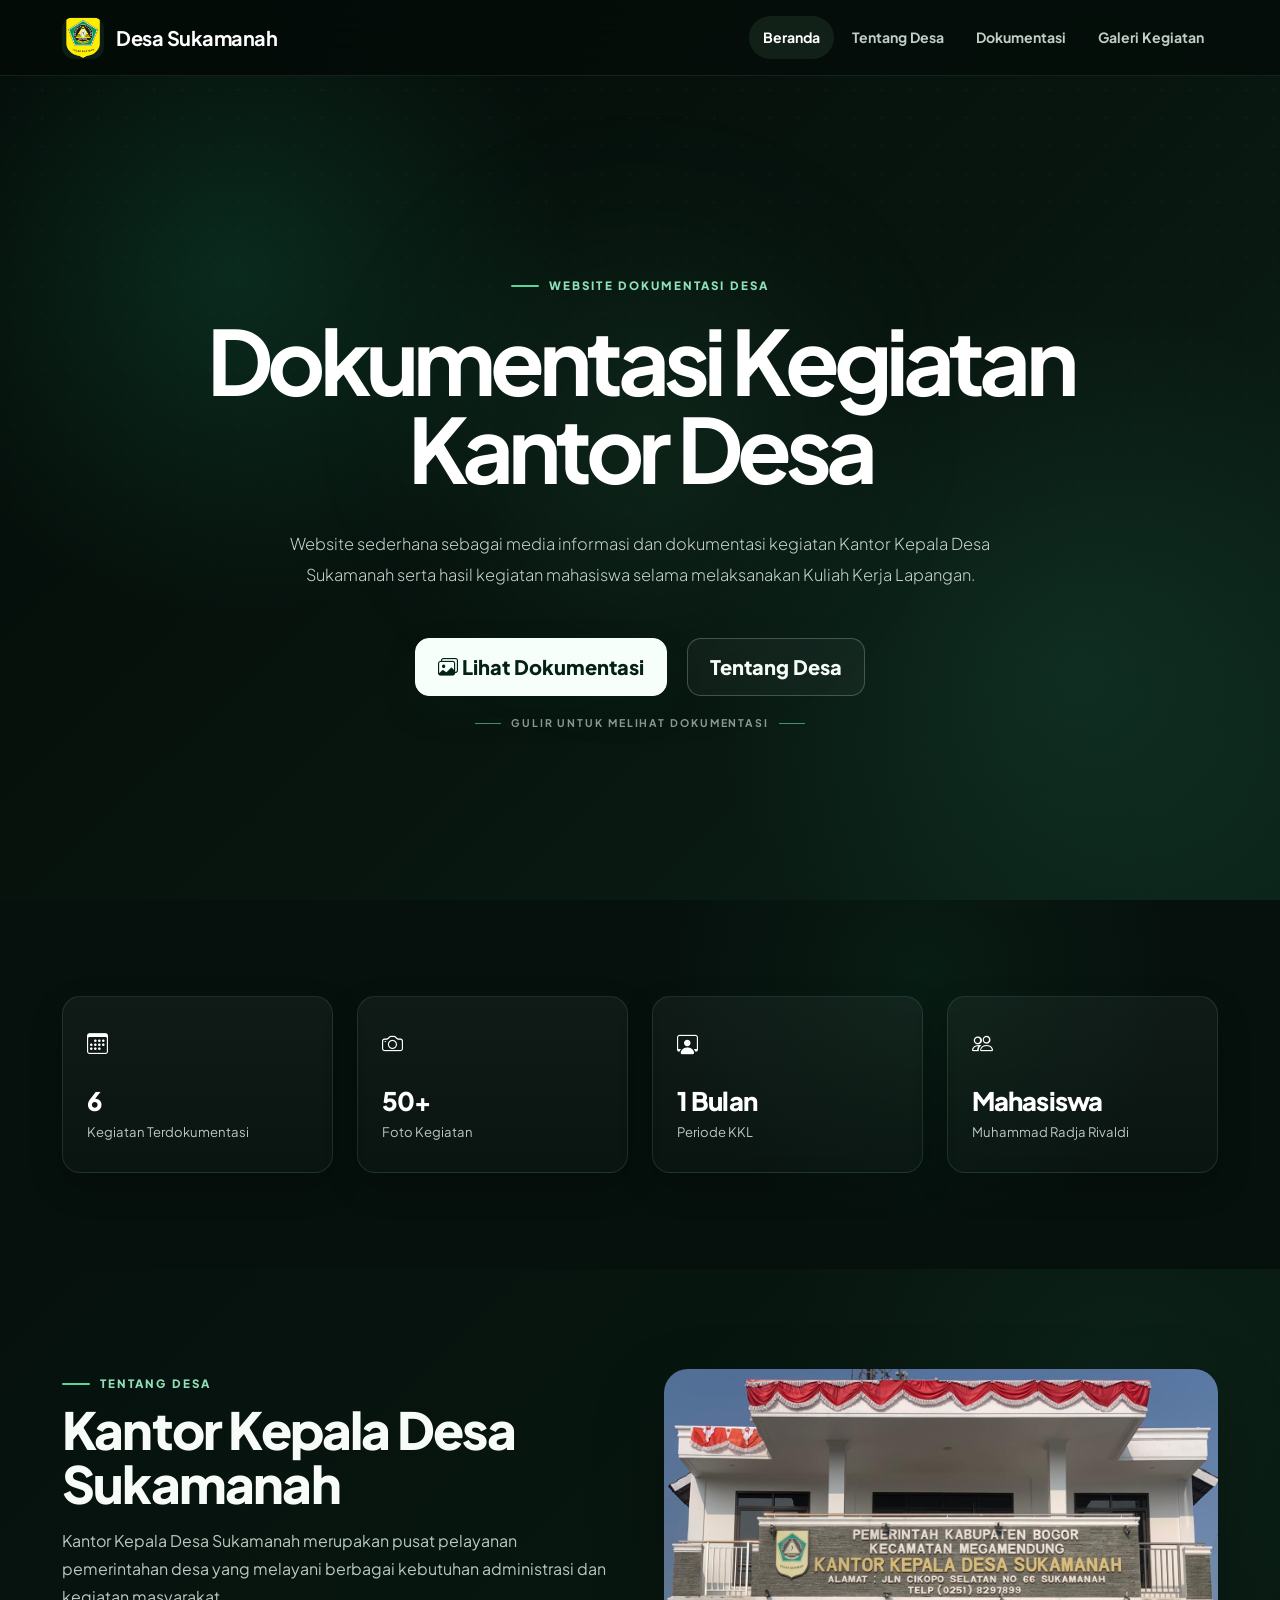
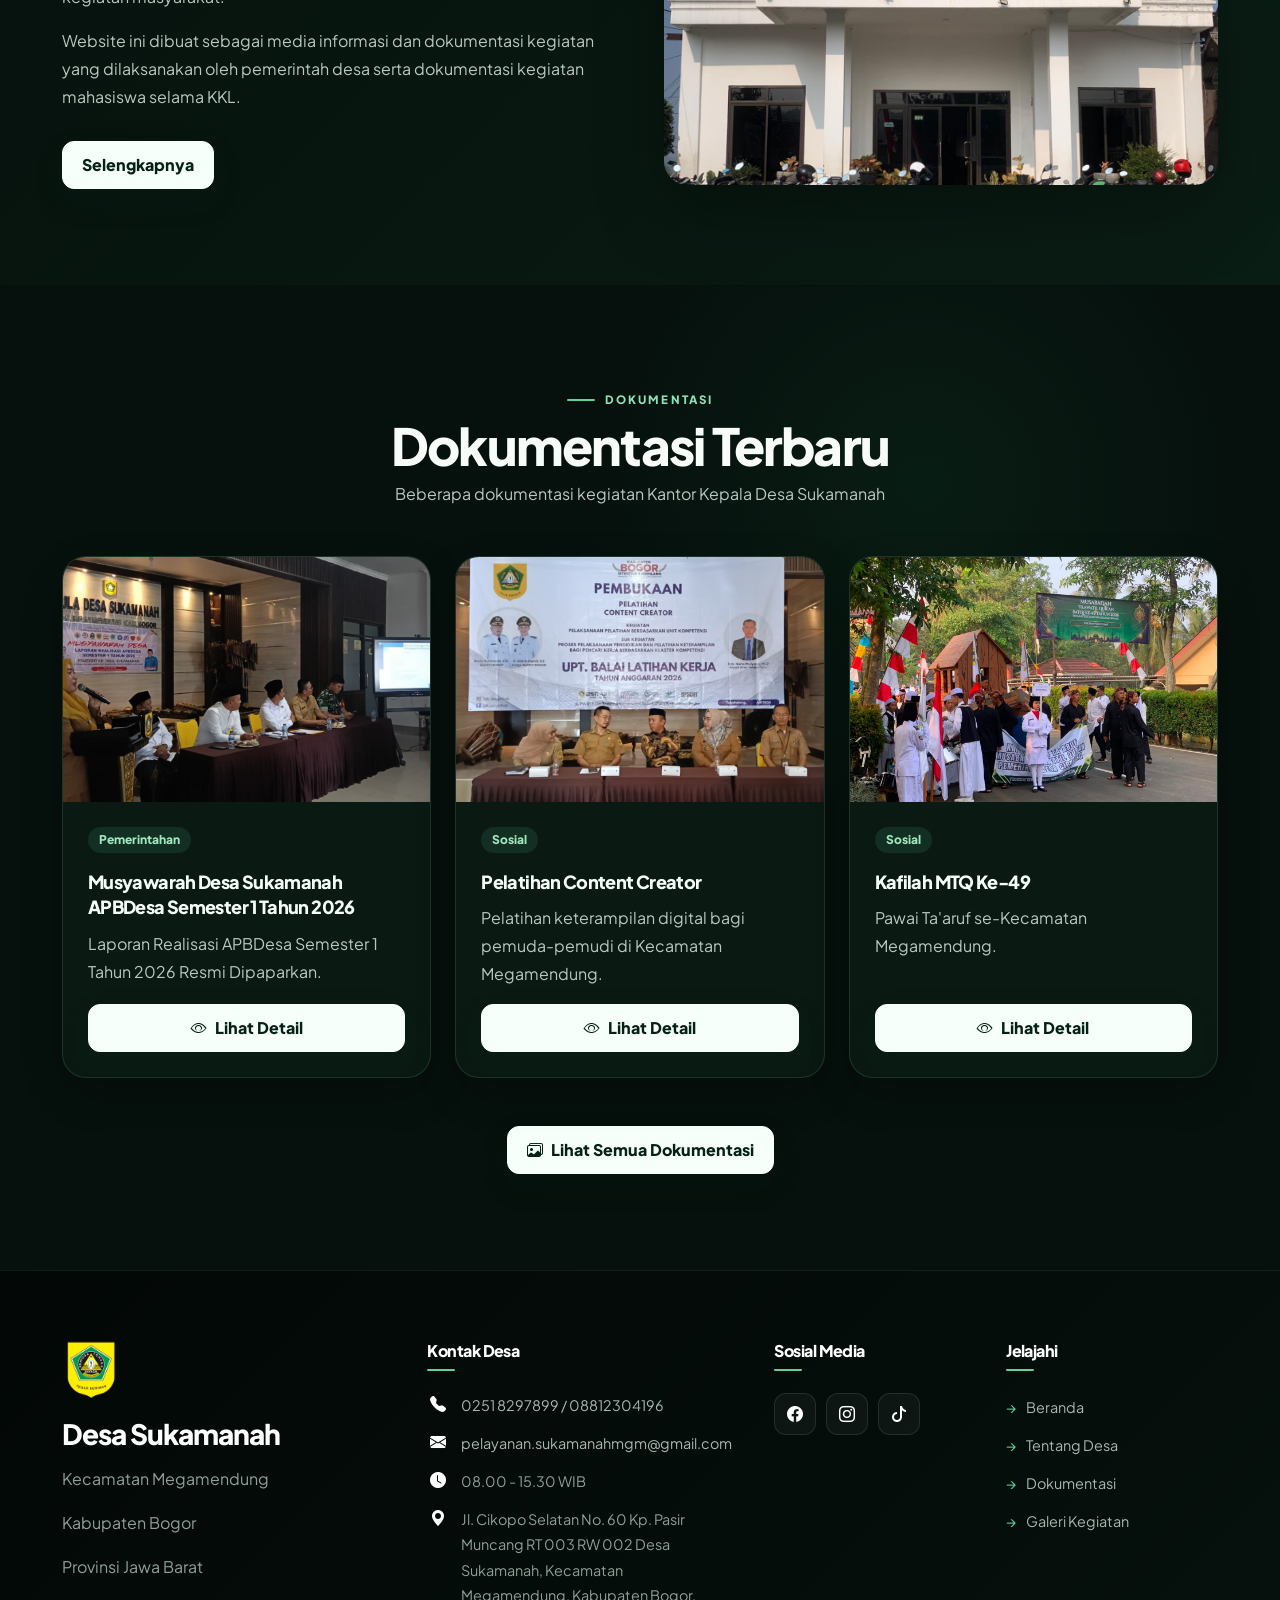
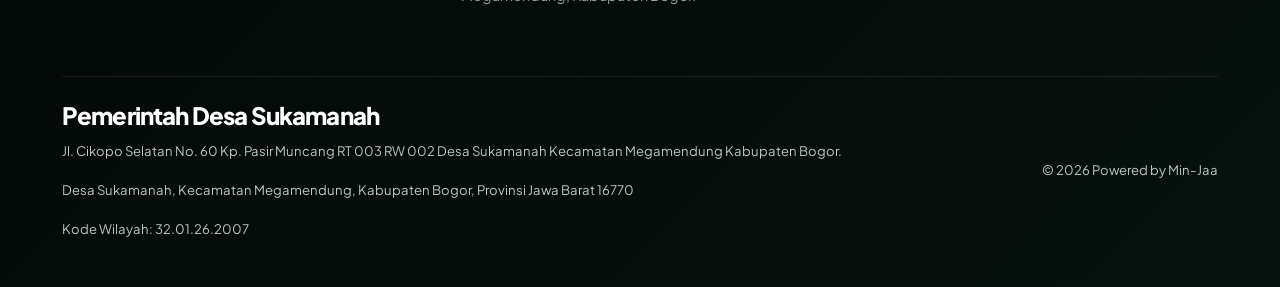
<file: index.html>
<!DOCTYPE html>
<html lang="id">

<head>
    <meta charset="UTF-8">

    <meta
        name="viewport"
        content="width=device-width, initial-scale=1.0"
    >

    <meta
        name="description"
        content="Website informasi dan dokumentasi kegiatan Kantor Kepala Desa Sukamanah, Kecamatan Megamendung, Kabupaten Bogor beserta hasil KKL Mahasiswa."
    >

    <title>Beranda - Kantor Kepala Desa Sukamanah Bogor</title>


    <!-- =====================================================
         BOOTSTRAP
         ===================================================== -->

    <link
        href="https://cdn.jsdelivr.net/npm/bootstrap@5.3.3/dist/css/bootstrap.min.css"
        rel="stylesheet"
    >


    <!-- =====================================================
         BOOTSTRAP ICONS
         ===================================================== -->

    <link
        rel="stylesheet"
        href="https://cdn.jsdelivr.net/npm/bootstrap-icons@1.11.3/font/bootstrap-icons.min.css"
    >


    <!-- =====================================================
         CSS UTAMA
         ===================================================== -->

    <link rel="stylesheet" href="css/style.css">
    <link rel="stylesheet" href="css/navbar.css">
    <link rel="stylesheet" href="css/hero.css">
    <link rel="stylesheet" href="css/sections.css">
    <link rel="stylesheet" href="css/stats.css">
    <link rel="stylesheet" href="css/buttons.css">
    <link rel="stylesheet" href="css/cards.css">
    <link rel="stylesheet" href="css/page-header.css">
    <link rel="stylesheet" href="css/gallery.css">
    <link rel="stylesheet" href="css/contact.css">
    <link rel="stylesheet" href="css/footer.css">
    <link rel="stylesheet" href="css/modal.css">
    <link rel="stylesheet" href="css/animations.css">
    <link rel="stylesheet" href="css/responsive.css">

</head>


<body>


    <!-- =====================================================
         NAVBAR
         ===================================================== -->

    <nav class="navbar navbar-expand-lg navbar-dark sticky-top">

        <div class="container">

            <!-- LOGO -->
            <a
                class="navbar-brand d-flex align-items-center fw-bold"
                href="index.html"
            >

                <img
                    src="images/desa.png"
                    alt="Logo Desa Sukamanah"
                    class="logo-navbar"
                >

                <span>Desa Sukamanah</span>

            </a>


            <!-- MOBILE TOGGLE -->
            <button
                class="navbar-toggler"
                type="button"
                data-bs-toggle="collapse"
                data-bs-target="#navbarNav"
                aria-controls="navbarNav"
                aria-expanded="false"
                aria-label="Buka menu navigasi"
            >

                <span class="navbar-toggler-icon"></span>

            </button>


            <!-- MENU -->
            <div
                class="collapse navbar-collapse"
                id="navbarNav"
            >

                <ul class="navbar-nav ms-auto">

                    <li class="nav-item">
                        <a
                            class="nav-link active"
                            href="index.html"
                        >
                            Beranda
                        </a>
                    </li>

                    <li class="nav-item">
                        <a
                            class="nav-link"
                            href="tentang.html"
                        >
                            Tentang Desa
                        </a>
                    </li>

                    <li class="nav-item">
                        <a
                            class="nav-link"
                            href="dokumentasi.html"
                        >
                            Dokumentasi
                        </a>
                    </li>

                    <li class="nav-item">
                        <a
                            class="nav-link"
                            href="galeri.html"
                        >
                            Galeri Kegiatan
                        </a>
                    </li>

                </ul>

            </div>

        </div>

    </nav>



    <!-- =====================================================
         HERO
         ===================================================== -->

    <section class="hero">

        <div class="container">

            <div class="row align-items-center">

                <div class="col-lg-7">

                    <span class="hero-label">
                        WEBSITE DOKUMENTASI DESA
                    </span>

                    <h1 class="display-4 fw-bold mt-3">
                        Dokumentasi Kegiatan Kantor Desa
                    </h1>

                    <p class="lead mt-3">
                        Website sederhana sebagai media informasi dan
                        dokumentasi kegiatan Kantor Kepala Desa Sukamanah
                        serta hasil kegiatan mahasiswa selama melaksanakan
                        Kuliah Kerja Lapangan.
                    </p>


                    <div class="mt-4">

                        <a
                            href="dokumentasi.html"
                            class="btn btn-light btn-lg me-2"
                        >

                            <i class="bi bi-images"></i>
                            Lihat Dokumentasi

                        </a>


                        <a
                            href="tentang.html"
                            class="btn btn-outline-light btn-lg"
                        >
                            Tentang Desa
                        </a>

                    </div>


                    <div
                        class="hero-scroll-cue"
                        aria-hidden="true"
                    >

                        <span></span>

                        Gulir untuk melihat dokumentasi

                        <span></span>

                    </div>

                </div>

            </div>

        </div>

    </section>



    <!-- =====================================================
         STATISTIK
         ===================================================== -->

    <section class="py-5">

        <div class="container">

            <div class="row g-4">


                <!-- STATISTIK 1 -->
                <div class="col-md-6 col-lg-3">

                    <div class="stat-card text-center h-100">

                        <i class="bi bi-calendar3"></i>

                        <h3>6</h3>

                        <p>
                            Kegiatan Terdokumentasi
                        </p>

                    </div>

                </div>


                <!-- STATISTIK 2 -->
                <div class="col-md-6 col-lg-3">

                    <div class="stat-card text-center h-100">

                        <i class="bi bi-camera"></i>

                        <h3>50+</h3>

                        <p>
                            Foto Kegiatan
                        </p>

                    </div>

                </div>


                <!-- STATISTIK 3 -->
                <div class="col-md-6 col-lg-3">

                    <div class="stat-card text-center h-100">

                        <i class="bi bi-person-workspace"></i>

                        <h3>1 Bulan</h3>

                        <p>
                            Periode KKL
                        </p>

                    </div>

                </div>


                <!-- STATISTIK 4 -->
                <div class="col-md-6 col-lg-3">

                    <div class="stat-card text-center h-100">

                        <i class="bi bi-people"></i>

                        <h3>Mahasiswa</h3>

                        <p>
                            Muhammad Radja Rivaldi
                        </p>

                    </div>

                </div>

            </div>

        </div>

    </section>



    <!-- =====================================================
         TENTANG SINGKAT
         ===================================================== -->

    <section class="section-light py-5">

        <div class="container">

            <div class="row align-items-center g-5">


                <div class="col-md-6">

                    <span class="section-label">
                        TENTANG DESA
                    </span>

                    <h2 class="mt-2">
                        Kantor Kepala Desa Sukamanah
                    </h2>

                    <p class="mt-3">
                        Kantor Kepala Desa Sukamanah merupakan pusat
                        pelayanan pemerintahan desa yang melayani
                        berbagai kebutuhan administrasi dan kegiatan
                        masyarakat.
                    </p>

                    <p>
                        Website ini dibuat sebagai media informasi dan
                        dokumentasi kegiatan yang dilaksanakan oleh
                        pemerintah desa serta dokumentasi kegiatan
                        mahasiswa selama KKL.
                    </p>

                    <a
                        href="tentang.html"
                        class="btn btn-main"
                    >
                        Selengkapnya
                    </a>

                </div>


                <div class="col-md-6">

                    <img
                        src="images/desa.jpeg"
                        class="img-fluid rounded shadow"
                        alt="Kantor Kepala Desa Sukamanah"
                    >

                </div>

            </div>

        </div>

    </section>



    <!-- =====================================================
         DOKUMENTASI TERBARU
         ===================================================== -->

    <section class="py-5">

        <div class="container">


            <!-- JUDUL -->
            <div class="text-center mb-5">

                <span class="section-label">
                    DOKUMENTASI
                </span>

                <h2 class="mt-2">
                    Dokumentasi Terbaru
                </h2>

                <p class="text-muted">
                    Beberapa dokumentasi kegiatan Kantor Kepala
                    Desa Sukamanah
                </p>

            </div>



            <!-- =================================================
                 CARD DOKUMENTASI
                 ================================================= -->

            <div class="row g-4">


                <!-- =================================================
                     CARD 1
                     ================================================= -->

                <div class="col-md-6 col-lg-4">

                    <div class="card documentation-card h-100 shadow-sm">

                        <img
                            src="images/kegiatan-musyawarah-1.jpeg"
                            class="card-img-top"
                            alt="Musyawarah Desa Sukamanah"
                        >


                        <div class="card-body d-flex flex-column">

                            <span class="badge badge-main align-self-start mb-3">
                                Pemerintahan
                            </span>

                            <h4 class="card-title">
                                Musyawarah Desa Sukamanah APBDesa Semester 1 Tahun 2026
                            </h4>

                            <p class="card-text">
                                Laporan Realisasi APBDesa Semester 1
                                Tahun 2026 Resmi Dipaparkan.
                            </p>


                            <button
                                type="button"
                                class="btn btn-main mt-auto"
                                data-bs-toggle="modal"
                                data-bs-target="#modalMusyawarah"
                            >

                                <i class="bi bi-eye"></i>

                                Lihat Detail

                            </button>

                        </div>

                    </div>

                </div>



                <!-- =================================================
                     CARD 2
                     ================================================= -->

                <div class="col-md-6 col-lg-4">

                    <div class="card documentation-card h-100 shadow-sm">

                        <img
                            src="images/kegiatan-pelatihan content creator-1.jpeg"
                            class="card-img-top"
                            alt="Pelatihan Content Creator"
                        >


                        <div class="card-body d-flex flex-column">

                            <span class="badge badge-main align-self-start mb-3">
                                Sosial
                            </span>

                            <h4 class="card-title">
                                Pelatihan Content Creator
                            </h4>

                            <p class="card-text">
                                Pelatihan keterampilan digital bagi
                                pemuda-pemudi di Kecamatan Megamendung.
                            </p>


                            <button
                                type="button"
                                class="btn btn-main mt-auto"
                                data-bs-toggle="modal"
                                data-bs-target="#modalContentCreator"
                            >

                                <i class="bi bi-eye"></i>

                                Lihat Detail

                            </button>

                        </div>

                    </div>

                </div>



                <!-- =================================================
                     CARD 3
                     ================================================= -->

                <div class="col-md-6 col-lg-4">

                    <div class="card documentation-card h-100 shadow-sm">

                        <img
                            src="images/kegiatan-sosial-1.jpeg"
                            class="card-img-top"
                            alt="Kafilah MTQ Ke-49"
                        >


                        <div class="card-body d-flex flex-column">

                            <span class="badge badge-main align-self-start mb-3">
                                Sosial
                            </span>

                            <h4 class="card-title">
                                Kafilah MTQ Ke-49
                            </h4>

                            <p class="card-text">
                                Pawai Ta'aruf se-Kecamatan Megamendung.
                            </p>


                            <button
                                type="button"
                                class="btn btn-main mt-auto"
                                data-bs-toggle="modal"
                                data-bs-target="#modalSosial"
                            >

                                <i class="bi bi-eye"></i>

                                Lihat Detail

                            </button>

                        </div>

                    </div>

                </div>

            </div>



            <!-- =================================================
                 TOMBOL SEMUA DOKUMENTASI
                 ================================================= -->

            <div class="text-center mt-5">

                <a
                    href="dokumentasi.html"
                    class="btn btn-main"
                >

                    <i class="bi bi-images"></i>

                    Lihat Semua Dokumentasi

                </a>

            </div>

        </div>

    </section>



    <!-- =====================================================
         MODAL 1
         MUSYAWARAH DESA
         ===================================================== -->

    <div
        class="modal fade"
        id="modalMusyawarah"
        tabindex="-1"
        aria-labelledby="modalMusyawarahLabel"
        aria-hidden="true"
    >

        <div class="modal-dialog modal-lg modal-dialog-centered">

            <div class="modal-content">


                <!-- HEADER -->

                <div class="modal-header">

                    <div>

                        <span class="badge badge-main mb-2">
                            Pemerintahan
                        </span>

                        <h5
                            class="modal-title"
                            id="modalMusyawarahLabel"
                        >
                            Musyawarah Desa Sukamanah
                        </h5>

                    </div>


                    <button
                        type="button"
                        class="btn-close"
                        data-bs-dismiss="modal"
                        aria-label="Tutup"
                    ></button>

                </div>



                <!-- BODY -->

                <div class="modal-body">

                    <img
                        src="images/kegiatan-musyawarah-1.jpeg"
                        class="img-fluid rounded modal-detail-image"
                        alt="Musyawarah Desa Sukamanah"
                    >


                    <div class="activity-detail">


                        <!-- LOKASI -->

                        <div class="detail-item">

                            <i class="bi bi-geo-alt-fill"></i>

                            <div>

                                <strong>
                                    Lokasi
                                </strong>

                                <p>
                                    Aula Kantor Desa Sukamanah,
                                    Kecamatan Megamendung,
                                    Kabupaten Bogor.
                                </p>

                            </div>

                        </div>


                        <!-- PESERTA -->

                        <div class="detail-item">

                            <i class="bi bi-people-fill"></i>

                            <div>

                                <strong>
                                    Peserta
                                </strong>

                                <p>
                                    Pemerintah Desa Sukamanah,
                                    BPD, Ketua RT/RW, tokoh masyarakat,
                                    unsur kelembagaan desa, dan
                                    keterwakilan perempuan.
                                </p>

                            </div>

                        </div>


                        <!-- PENYELENGGARA -->

                        <div class="detail-item">

                            <i class="bi bi-building-fill"></i>

                            <div>

                                <strong>
                                    Penyelenggara
                                </strong>

                                <p>
                                    Badan Permusyawaratan Desa (BPD)
                                    bersama Pemerintah Desa Sukamanah.
                                </p>

                            </div>

                        </div>


                        <!-- DESKRIPSI -->

                        <div class="detail-item">

                            <i class="bi bi-file-text-fill"></i>

                            <div>

                                <strong>
                                    Deskripsi Kegiatan
                                </strong>

                                <p>
                                    Kegiatan Musyawarah Desa dilaksanakan
                                    dalam rangka pembahasan dan penyampaian
                                    Laporan Realisasi Anggaran Pendapatan
                                    dan Belanja Desa (APBDesa) Semester 1
                                    Tahun Anggaran 2026.
                                </p>

                                <p>
                                    Kegiatan ini menjadi sarana transparansi
                                    dan pengawasan masyarakat terhadap
                                    pelaksanaan pemerintahan serta
                                    penggunaan anggaran desa.
                                </p>

                            </div>

                        </div>


                    </div>

                </div>

            </div>

        </div>

    </div>



    <!-- =====================================================
         MODAL 2
         PELATIHAN CONTENT CREATOR
         ===================================================== -->

    <div
        class="modal fade"
        id="modalContentCreator"
        tabindex="-1"
        aria-labelledby="modalContentCreatorLabel"
        aria-hidden="true"
    >

        <div class="modal-dialog modal-lg modal-dialog-centered">

            <div class="modal-content">


                <!-- HEADER -->

                <div class="modal-header">

                    <div>

                        <span class="badge badge-main mb-2">
                            Sosial
                        </span>

                        <h5
                            class="modal-title"
                            id="modalContentCreatorLabel"
                        >
                            Pelatihan Content Creator
                        </h5>

                    </div>


                    <button
                        type="button"
                        class="btn-close"
                        data-bs-dismiss="modal"
                        aria-label="Tutup"
                    ></button>

                </div>



                <!-- BODY -->

                <div class="modal-body">

                    <img
                        src="images/kegiatan-pelatihan content creator-1.jpeg"
                        class="img-fluid rounded modal-detail-image"
                        alt="Pelatihan Content Creator"
                    >


                    <div class="activity-detail">


                        <!-- LOKASI -->

                        <div class="detail-item">

                            <i class="bi bi-geo-alt-fill"></i>

                            <div>

                                <strong>
                                    Lokasi
                                </strong>

                                <p>
                                    Desa Sukamanah,
                                    Kecamatan Megamendung,
                                    Kabupaten Bogor.
                                </p>

                            </div>

                        </div>


                        <!-- PESERTA -->

                        <div class="detail-item">

                            <i class="bi bi-people-fill"></i>

                            <div>

                                <strong>
                                    Peserta
                                </strong>

                                <p>
                                    20 pemuda-pemudi terpilih
                                    se-Kecamatan Megamendung.
                                </p>

                            </div>

                        </div>


                        <!-- PENYELENGGARA -->

                        <div class="detail-item">

                            <i class="bi bi-building-fill"></i>

                            <div>

                                <strong>
                                    Penyelenggara
                                </strong>

                                <p>
                                    Pemerintah Kabupaten Bogor melalui
                                    Dinas Tenaga Kerja (Disnaker)
                                    Kabupaten Bogor berkolaborasi
                                    dengan program aspirasi Anggota
                                    DPRD Kabupaten Bogor.
                                </p>

                            </div>

                        </div>


                        <!-- DESKRIPSI -->

                        <div class="detail-item">

                            <i class="bi bi-file-text-fill"></i>

                            <div>

                                <strong>
                                    Deskripsi Kegiatan
                                </strong>

                                <p>
                                    Pelatihan Content Creator merupakan
                                    kegiatan peningkatan keterampilan
                                    digital bagi generasi muda.
                                </p>

                                <p>
                                    Kegiatan dilaksanakan selama 20 hari
                                    dengan materi pembuatan konten kreatif,
                                    strategi media sosial, serta pemanfaatan
                                    teknologi digital untuk membuka
                                    peluang ekonomi.
                                </p>

                                <p>
                                    Program ini diharapkan dapat meningkatkan
                                    kemampuan peserta dalam membuat konten
                                    yang kreatif dan bermanfaat.
                                </p>

                            </div>

                        </div>


                    </div>

                </div>

            </div>

        </div>

    </div>



    <!-- =====================================================
         MODAL 3
         KAFILAH MTQ KE-49
         ===================================================== -->

    <div
        class="modal fade"
        id="modalSosial"
        tabindex="-1"
        aria-labelledby="modalSosialLabel"
        aria-hidden="true"
    >

        <div class="modal-dialog modal-lg modal-dialog-centered">

            <div class="modal-content">


                <!-- HEADER -->

                <div class="modal-header">

                    <div>

                        <span class="badge badge-main mb-2">
                            Sosial
                        </span>

                        <h5
                            class="modal-title"
                            id="modalSosialLabel"
                        >
                            Kafilah MTQ Ke-49
                        </h5>

                    </div>


                    <button
                        type="button"
                        class="btn-close"
                        data-bs-dismiss="modal"
                        aria-label="Tutup"
                    ></button>

                </div>



                <!-- BODY -->

                <div class="modal-body">

                    <img
                        src="images/kegiatan-sosial-1.jpeg"
                        class="img-fluid rounded modal-detail-image"
                        alt="Kafilah MTQ Ke-49"
                    >


                    <div class="activity-detail">


                        <!-- LOKASI -->

                        <div class="detail-item">

                            <i class="bi bi-geo-alt-fill"></i>

                            <div>

                                <strong>
                                    Lokasi
                                </strong>

                                <p>
                                    Wilayah Kecamatan Megamendung,
                                    Kabupaten Bogor.
                                </p>

                            </div>

                        </div>


                        <!-- PESERTA -->

                        <div class="detail-item">

                            <i class="bi bi-people-fill"></i>

                            <div>

                                <strong>
                                    Peserta
                                </strong>

                                <p>
                                    Kafilah dan masyarakat dari berbagai
                                    desa se-Kecamatan Megamendung.
                                </p>

                            </div>

                        </div>


                        <!-- PENYELENGGARA -->

                        <div class="detail-item">

                            <i class="bi bi-building-fill"></i>

                            <div>

                                <strong>
                                    Penyelenggara
                                </strong>

                                <p>
                                    Pemerintah Kecamatan Megamendung
                                    bersama unsur masyarakat dan
                                    perwakilan desa.
                                </p>

                            </div>

                        </div>


                        <!-- DESKRIPSI -->

                        <div class="detail-item">

                            <i class="bi bi-file-text-fill"></i>

                            <div>

                                <strong>
                                    Deskripsi Kegiatan
                                </strong>

                                <p>
                                    Pawai Ta'aruf se-Kecamatan Megamendung
                                    merupakan bagian dari rangkaian
                                    Musabaqah Tilawatil Qur'an (MTQ).
                                </p>

                                <p>
                                    Kegiatan ini menjadi sarana untuk
                                    mempererat silaturahmi dan meningkatkan
                                    kebersamaan masyarakat.
                                </p>

                                <p>
                                    Peserta mengikuti pawai dengan membawa
                                    berbagai atribut dan identitas dari
                                    masing-masing desa sehingga kegiatan
                                    berlangsung meriah dan penuh semangat
                                    kebersamaan.
                                </p>

                            </div>

                        </div>


                    </div>

                </div>

            </div>

        </div>

    </div>



    <!-- =====================================================
         FOOTER
         ===================================================== -->

    <footer class="site-footer">

        <div class="container">

            <div class="footer-main">


                <!-- IDENTITAS DESA -->

                <div class="footer-brand">

                    <img
                        src="images/desa.png"
                        alt="Logo Desa Sukamanah"
                        class="footer-logo"
                    >

                    <h3>
                        Desa Sukamanah
                    </h3>

                    <p>
                        Kecamatan Megamendung
                    </p>

                    <p>
                        Kabupaten Bogor
                    </p>

                    <p>
                        Provinsi Jawa Barat
                    </p>

                </div>



                <!-- KONTAK -->

                <div class="footer-column">

                    <h4>
                        Kontak Desa
                    </h4>

                    <div class="footer-info">

                        <p>

                            <i class="bi bi-telephone-fill"></i>

                            <a href="tel:02518297899">
                                0251 8297899 / 08812304196
                            </a>

                        </p>


                        <p>

                            <i class="bi bi-envelope-fill"></i>

                            <a href="mailto:pelayanan.sukamanahmgm@gmail.com">
                                pelayanan.sukamanahmgm@gmail.com
                            </a>

                        </p>


                        <p>

                            <i class="bi bi-clock-fill"></i>

                            08.00 - 15.30 WIB

                        </p>


                        <p>

                            <i class="bi bi-geo-alt-fill"></i>

                            Jl. Cikopo Selatan No. 60
                            Kp. Pasir Muncang RT 003 RW 002
                            Desa Sukamanah, Kecamatan Megamendung,
                            Kabupaten Bogor.

                        </p>

                    </div>

                </div>



                <!-- SOSIAL MEDIA -->

                <div class="footer-column">

                    <h4>
                        Sosial Media
                    </h4>

                    <div class="social-links">

                        <a
                            href="#"
                            aria-label="Facebook"
                        >
                            <i class="bi bi-facebook"></i>
                        </a>


                        <a
                            href="https://www.instagram.com/sukamanah.mgm"
                            aria-label="Instagram"
                            target="_blank"
                            rel="noopener noreferrer"
                        >
                            <i class="bi bi-instagram"></i>
                        </a>


                        <a
                            href="https://www.tiktok.com/@sukamanah.mgm"
                            aria-label="TikTok"
                            target="_blank"
                            rel="noopener noreferrer"
                        >
                            <i class="bi bi-tiktok"></i>
                        </a>

                    </div>

                </div>



                <!-- JELAJAHI -->

                <div class="footer-column">

                    <h4>
                        Jelajahi
                    </h4>

                    <ul class="footer-menu">

                        <li>
                            <a href="index.html">
                                Beranda
                            </a>
                        </li>

                        <li>
                            <a href="tentang.html">
                                Tentang Desa
                            </a>
                        </li>

                        <li>
                            <a href="dokumentasi.html">
                                Dokumentasi
                            </a>
                        </li>

                        <li>
                            <a href="galeri.html">
                                Galeri Kegiatan
                            </a>
                        </li>

                    </ul>

                </div>

            </div>



            <!-- GARIS -->

            <div class="footer-divider"></div>



            <!-- FOOTER BAWAH -->

            <div class="footer-bottom">


                <div class="footer-government">

                    <h4>
                        Pemerintah Desa Sukamanah
                    </h4>

                    <p>
                        Jl. Cikopo Selatan No. 60
                        Kp. Pasir Muncang RT 003 RW 002
                        Desa Sukamanah
                        Kecamatan Megamendung
                        Kabupaten Bogor.
                    </p>

                    <p>
                        Desa Sukamanah, Kecamatan Megamendung,
                        Kabupaten Bogor, Provinsi Jawa Barat 16770
                    </p>

                    <p>
                        Kode Wilayah: 32.01.26.2007
                    </p>

                </div>


                <div class="footer-copyright">

                    <p>
                        © 2026 Powered by Min-Jaa
                    </p>

                </div>

            </div>

        </div>

    </footer>



    <!-- =====================================================
         BACK TO TOP
         ===================================================== -->

    <button
        id="backToTop"
        aria-label="Kembali ke atas"
    >

        <i class="bi bi-arrow-up"></i>

    </button>



    <!-- =====================================================
         JAVASCRIPT
         ===================================================== -->

    <script
        src="https://cdn.jsdelivr.net/npm/bootstrap@5.3.3/dist/js/bootstrap.bundle.min.js"
    ></script>

    <script src="js/navbar.js"></script>
    <script src="js/reveal.js"></script>
    <script src="js/filter.js"></script>
    <script src="js/back-to-top.js"></script>
    <script src="js/contact.js"></script>
    <script src="js/main.js"></script>

</body>

</html>
</file>
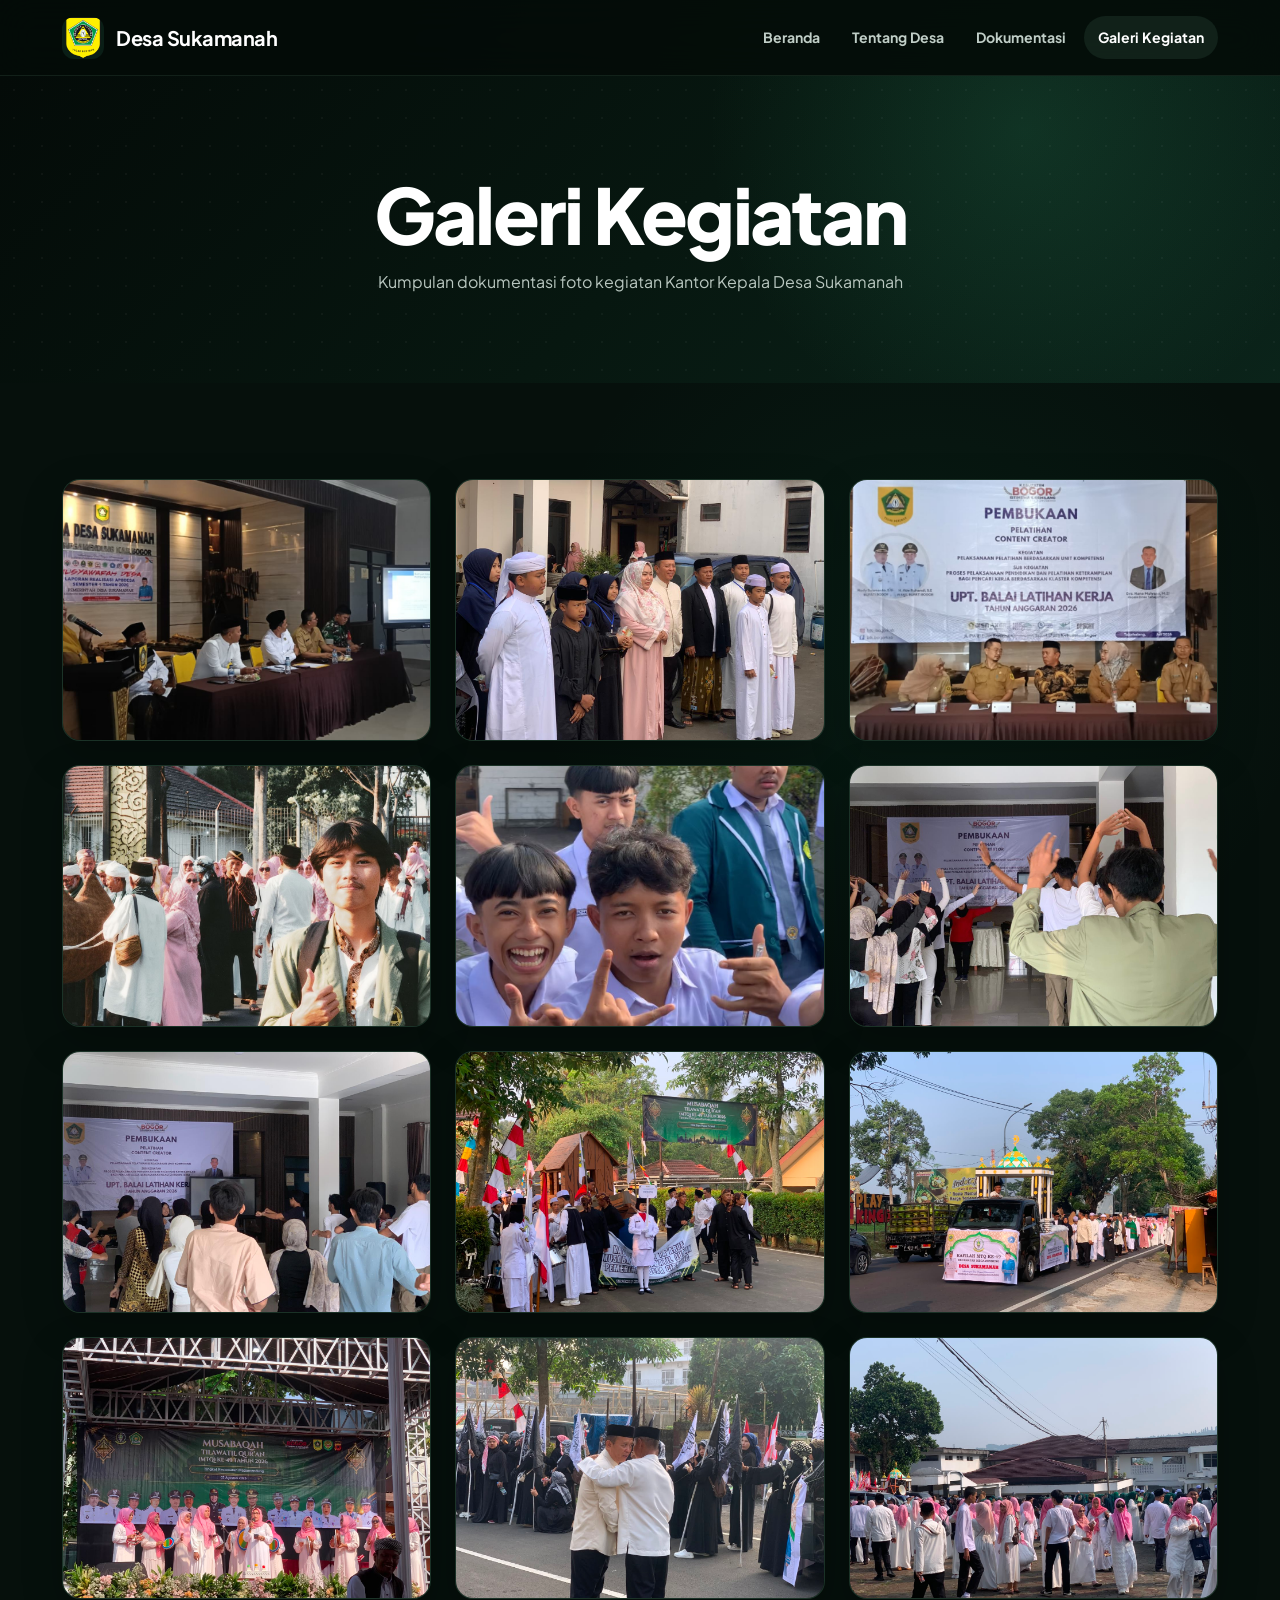
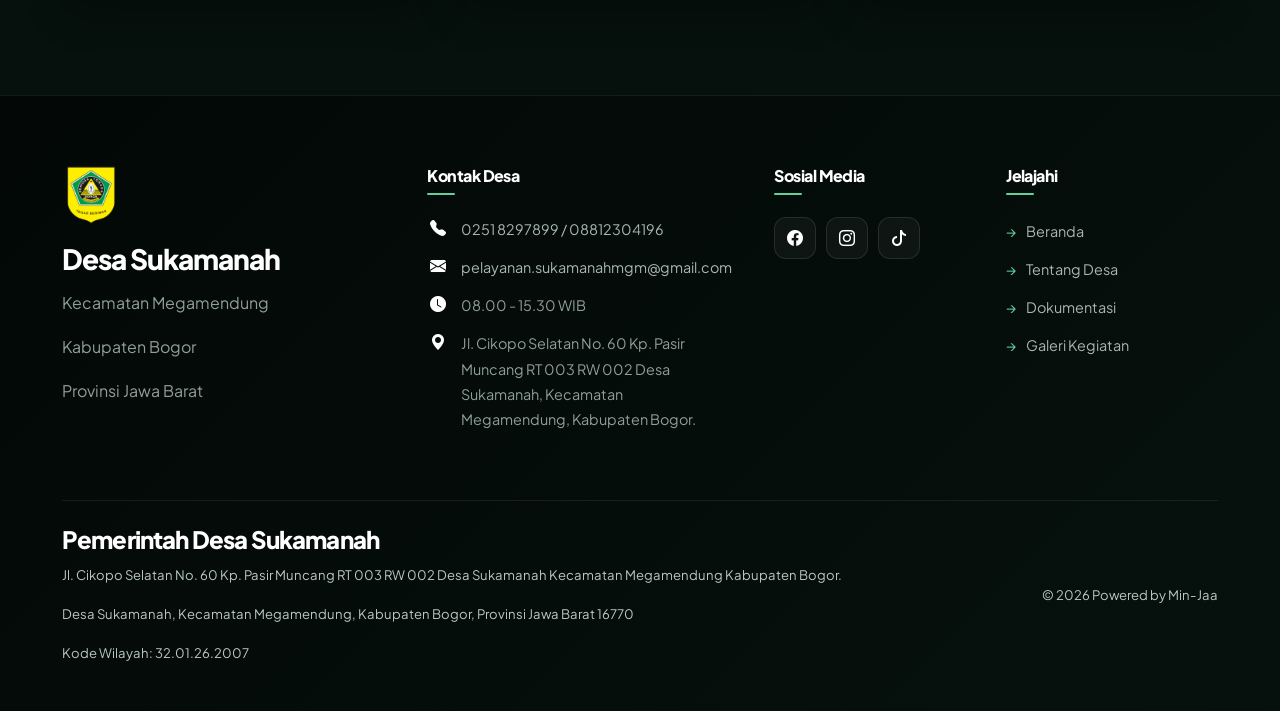
<file: galeri.html>
<!DOCTYPE html>

<html lang="id">

<head>

<meta charset="UTF-8">

<meta
    name="viewport"
    content="width=device-width, initial-scale=1.0"
>

<title>
    Galeri Kegiatan - Kantor Kepala Desa Sukamanah
</title>

<link
    href="https://cdn.jsdelivr.net/npm/bootstrap@5.3.3/dist/css/bootstrap.min.css"
    rel="stylesheet"
>

<link
    rel="stylesheet"
    href="https://cdn.jsdelivr.net/npm/bootstrap-icons@1.11.3/font/bootstrap-icons.min.css"
>

<link
    rel="stylesheet"
    href="css/style.css"
>


<link rel="stylesheet" href="css/style.css">
<link rel="stylesheet" href="css/navbar.css">
<link rel="stylesheet" href="css/hero.css">
<link rel="stylesheet" href="css/sections.css">
<link rel="stylesheet" href="css/stats.css">
<link rel="stylesheet" href="css/buttons.css">
<link rel="stylesheet" href="css/cards.css">
<link rel="stylesheet" href="css/page-header.css">
<link rel="stylesheet" href="css/gallery.css">
<link rel="stylesheet" href="css/contact.css">
<link rel="stylesheet" href="css/footer.css">
<link rel="stylesheet" href="css/modal.css">
<link rel="stylesheet" href="css/animations.css">
<link rel="stylesheet" href="css/responsive.css">

</head>

<body>

<!-- NAVBAR -->

<nav class="navbar navbar-expand-lg navbar-dark sticky-top">


<div class="container">

    <a
        class="navbar-brand d-flex align-items-center fw-bold"
        href="index.html"
    >

        <img
            src="images/desa.png"
            alt="Logo Desa Sukamanah"
            class="logo-navbar"
        >

        <span>
            Desa Sukamanah
        </span>

    </a>


    <button
        class="navbar-toggler"
        type="button"
        data-bs-toggle="collapse"
        data-bs-target="#navbarNav"
    >

        <span class="navbar-toggler-icon"></span>

    </button>


    <div
        class="collapse navbar-collapse"
        id="navbarNav"
    >

        <ul class="navbar-nav ms-auto">

            <li class="nav-item">
                <a
                    class="nav-link"
                    href="index.html"
                >
                    Beranda
                </a>
            </li>

            <li class="nav-item">
                <a
                    class="nav-link"
                    href="tentang.html"
                >
                    Tentang Desa
                </a>
            </li>

            <li class="nav-item">
                <a
                    class="nav-link"
                    href="dokumentasi.html"
                >
                    Dokumentasi
                </a>
            </li>

            <li class="nav-item">
                <a
                    class="nav-link active"
                    href="galeri.html"
                >
                    Galeri Kegiatan
                </a>
            </li>

        </ul>

    </div>

</div>


</nav>

<!-- PAGE HEADER -->

<section class="page-header">

    <div class="container text-center">


        <h1>
            Galeri Kegiatan
        </h1>

        <p>
            Kumpulan dokumentasi foto kegiatan Kantor Kepala Desa Sukamanah
        </p>

    </div>

</section>

<!-- GALERI -->

<section class="py-5">


<div class="container">

    <div class="row g-4">


        <div class="col-lg-4 col-md-6">

            <div class="gallery-item">

                <img
                    src="images/kegiatan-musyawarah-1.jpeg"
                    alt="Musyawarah Desa"
                >

            </div>

        </div>


        <div class="col-lg-4 col-md-6">

            <div class="gallery-item">

                <img
                    src="images/kegiatan-sosial-7.jpg"
                    alt="Kegiatan Sosial"
                >

            </div>

        </div>


        <div class="col-lg-4 col-md-6">

            <div class="gallery-item">

                <img
                    src="images/kegiatan-pelatihan content creator-1.jpeg"
                    alt="Pelatihan Content Creator"
                >

            </div>

        </div>


        <div class="col-lg-4 col-md-6">

            <div class="gallery-item">

                <img
                    src="images/kegiatan-kkl-1.jpg"
                    alt="Kegiatan KKL"
                >

            </div>

        </div>

        <div class="col-lg-4 col-md-6">

            <div class="gallery-item">

                <img
                    src="images/kegiatan-kkl-2.jpg"
                    alt="Kegiatan KKL"
                >

            </div>

        </div>

        <div class="col-lg-4 col-md-6">

            <div class="gallery-item">

                <img
                    src="images/kegiatan-kkl-3.jpg"
                    alt="Kegiatan KKL"
                >

            </div>

        </div>

        <div class="col-lg-4 col-md-6">

            <div class="gallery-item">

                <img
                    src="images/kegiatan-kkl-4.jpg"
                    alt="Kegiatan KKL"
                >

            </div>

        </div>

        <div class="col-lg-4 col-md-6">

            <div class="gallery-item">

                <img
                    src="images/kegiatan-sosial-1.jpeg"
                    alt="Kegiatan Sosial"
                >

            </div>

        </div>


        <div class="col-lg-4 col-md-6">

            <div class="gallery-item">

                <img
                    src="images/kegiatan-sosial-2.jpeg"
                    alt="Kegiatan Sosial"
                >

            </div>

        </div>


        <div class="col-lg-4 col-md-6">

            <div class="gallery-item">

                <img
                    src="images/kegiatan-sosial-6.jpeg"
                    alt="Kegiatan Sosial"
                >

            </div>

        </div>


        <div class="col-lg-4 col-md-6">

            <div class="gallery-item">

                <img
                    src="images/kegiatan-sosial-4.jpeg"
                    alt="Kegiatan Sosial"
                >

            </div>

        </div>


        <div class="col-lg-4 col-md-6">

            <div class="gallery-item">

                <img
                    src="images/kegiatan-sosial-5.jpeg"
                    alt="Kegiatan Sosial"
                >

            </div>

        </div>

    </div>

</div>


</section>

<!-- ==================== FOOTER ==================== -->
<footer class="site-footer">

    <div class="container">

        <!-- FOOTER UTAMA -->
        <div class="footer-main">

            <!-- IDENTITAS DESA -->
            <div class="footer-brand">

                <img
                    src="images/desa.png"
                    alt="Logo Desa Sukamanah"
                    class="footer-logo"
                >

                <h3>Desa Sukamanah</h3>

                <p>Kecamatan Megamendung</p>
                <p>Kabupaten Bogor</p>
                <p>Provinsi Jawa Barat</p>

            </div>


            <!-- KONTAK DESA -->
            <div class="footer-column">

                <h4>Kontak Desa</h4>

                <div class="footer-info">

                    <p>
                        <i class="bi bi-telephone-fill"></i>
                        <a href="tel:02518297899">
                            0251 8297899 / 08812304196
                        </a>
                    </p>

                    <p>
                        <i class="bi bi-envelope-fill"></i>
                        <a href="mailto:pelayanan.sukamanahmgm@gmail.com">
                            pelayanan.sukamanahmgm@gmail.com
                        </a>
                    </p>

                    <p>
                        <i class="bi bi-clock-fill"></i>
                        08.00 - 15.30 WIB
                    </p>

                    <p>
                        <i class="bi bi-geo-alt-fill"></i>
                        Jl. Cikopo Selatan No. 60 Kp. Pasir Muncang
                        RT 003 RW 002 Desa Sukamanah,
                        Kecamatan Megamendung,
                        Kabupaten Bogor.
                    </p>

                </div>

            </div>


             <!-- SOSIAL MEDIA -->
            <div class="footer-column">

                <h4>Sosial Media</h4>

                <div class="social-links">

                    <a href="#" aria-label="Facebook">
                        <i class="bi bi-facebook"></i>
                    </a>

                    <a href="https://www.instagram.com/sukamanah.mgm" aria-label="Instagram">
                        <i class="bi bi-instagram"></i>
                    </a>

                    <a href="https://www.tiktok.com/@sukamanah.mgm" aria-label="Tiktok">
                        <i class="bi bi-tiktok"></i>
                    </a>

                </div>

            </div>


            <!-- JELAJAHI -->
            <div class="footer-column">

                <h4>Jelajahi</h4>

                <ul class="footer-menu">

                    <li>
                        <a href="index.html">
                            Beranda
                        </a>
                    </li>

                    <li>
                        <a href="tentang.html">
                            Tentang Desa
                        </a>
                    </li>

                    <li>
                        <a href="dokumentasi.html">
                            Dokumentasi
                        </a>
                    </li>

                    <li>
                        <a href="galeri.html">
                            Galeri Kegiatan
                        </a>
                    </li>

                </ul>

            </div>

        </div>


        <!-- GARIS PEMBATAS -->
        <div class="footer-divider"></div>


        <!-- FOOTER BAWAH -->
        <div class="footer-bottom">

            <div class="footer-government">

                <h4>Pemerintah Desa Sukamanah</h4>

                <p>
                    Jl. Cikopo Selatan No. 60 Kp. Pasir Muncang
                    RT 003 RW 002 Desa Sukamanah
                    Kecamatan Megamendung Kabupaten Bogor.
                </p>

                <p>
                    Desa Sukamanah, Kecamatan Megamendung,
                    Kabupaten Bogor, Provinsi Jawa Barat 16770
                </p>

                <p>
                    Kode Wilayah: 32.01.26.2007
                </p>

            </div>


            <div class="footer-copyright">

                <p>
                    © 2026 Powered by Min-Jaa
                </p>

            </div>

        </div>

    </div>

</footer>

<button
id="backToTop"
aria-label="Kembali ke atas"

>

<i class="bi bi-arrow-up"></i>

</button>

<script
    src="https://cdn.jsdelivr.net/npm/bootstrap@5.3.3/dist/js/bootstrap.bundle.min.js"
></script>

<script src="js/script.js"></script>


<script src="https://cdn.jsdelivr.net/npm/bootstrap@5.3.3/dist/js/bootstrap.bundle.min.js"></script>
<script src="js/navbar.js"></script>
<script src="js/reveal.js"></script>
<script src="js/filter.js"></script>
<script src="js/back-to-top.js"></script>
<script src="js/contact.js"></script>
<script src="js/main.js"></script>

</body>

</html>
</file>
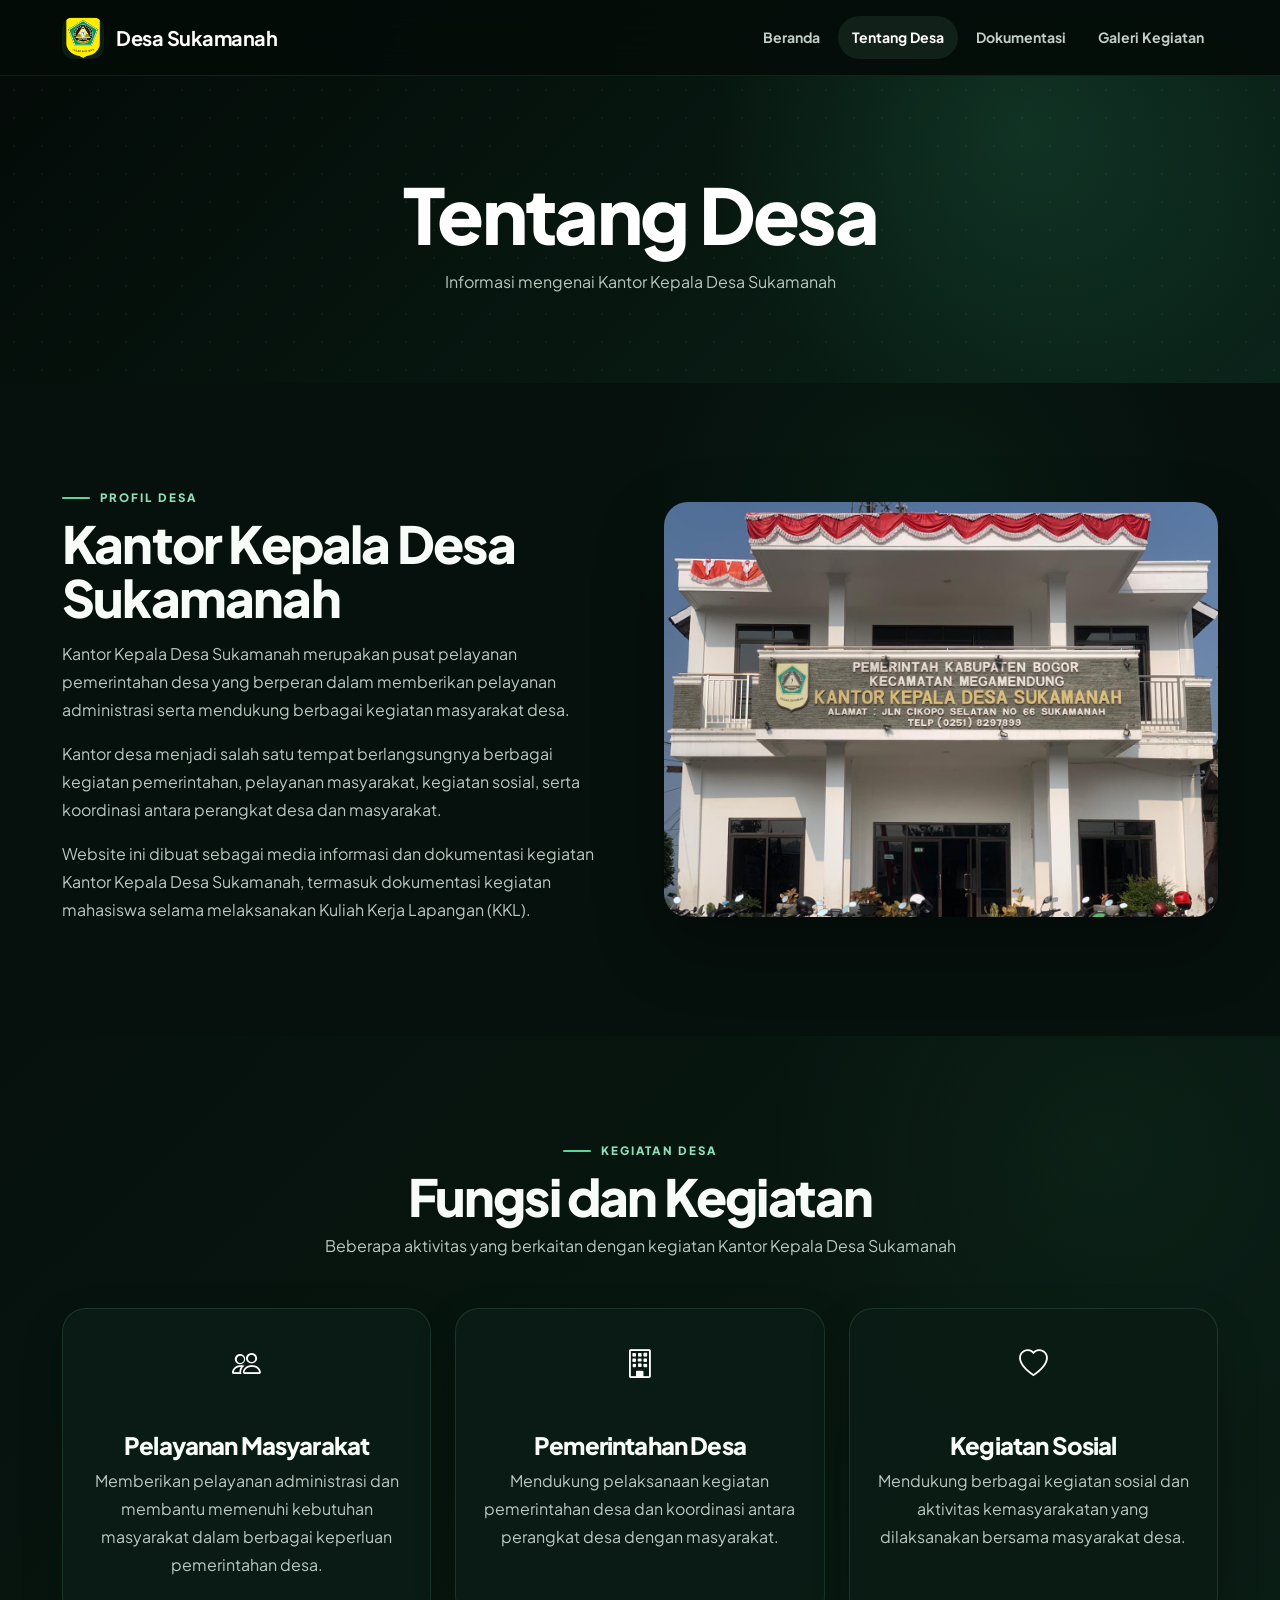
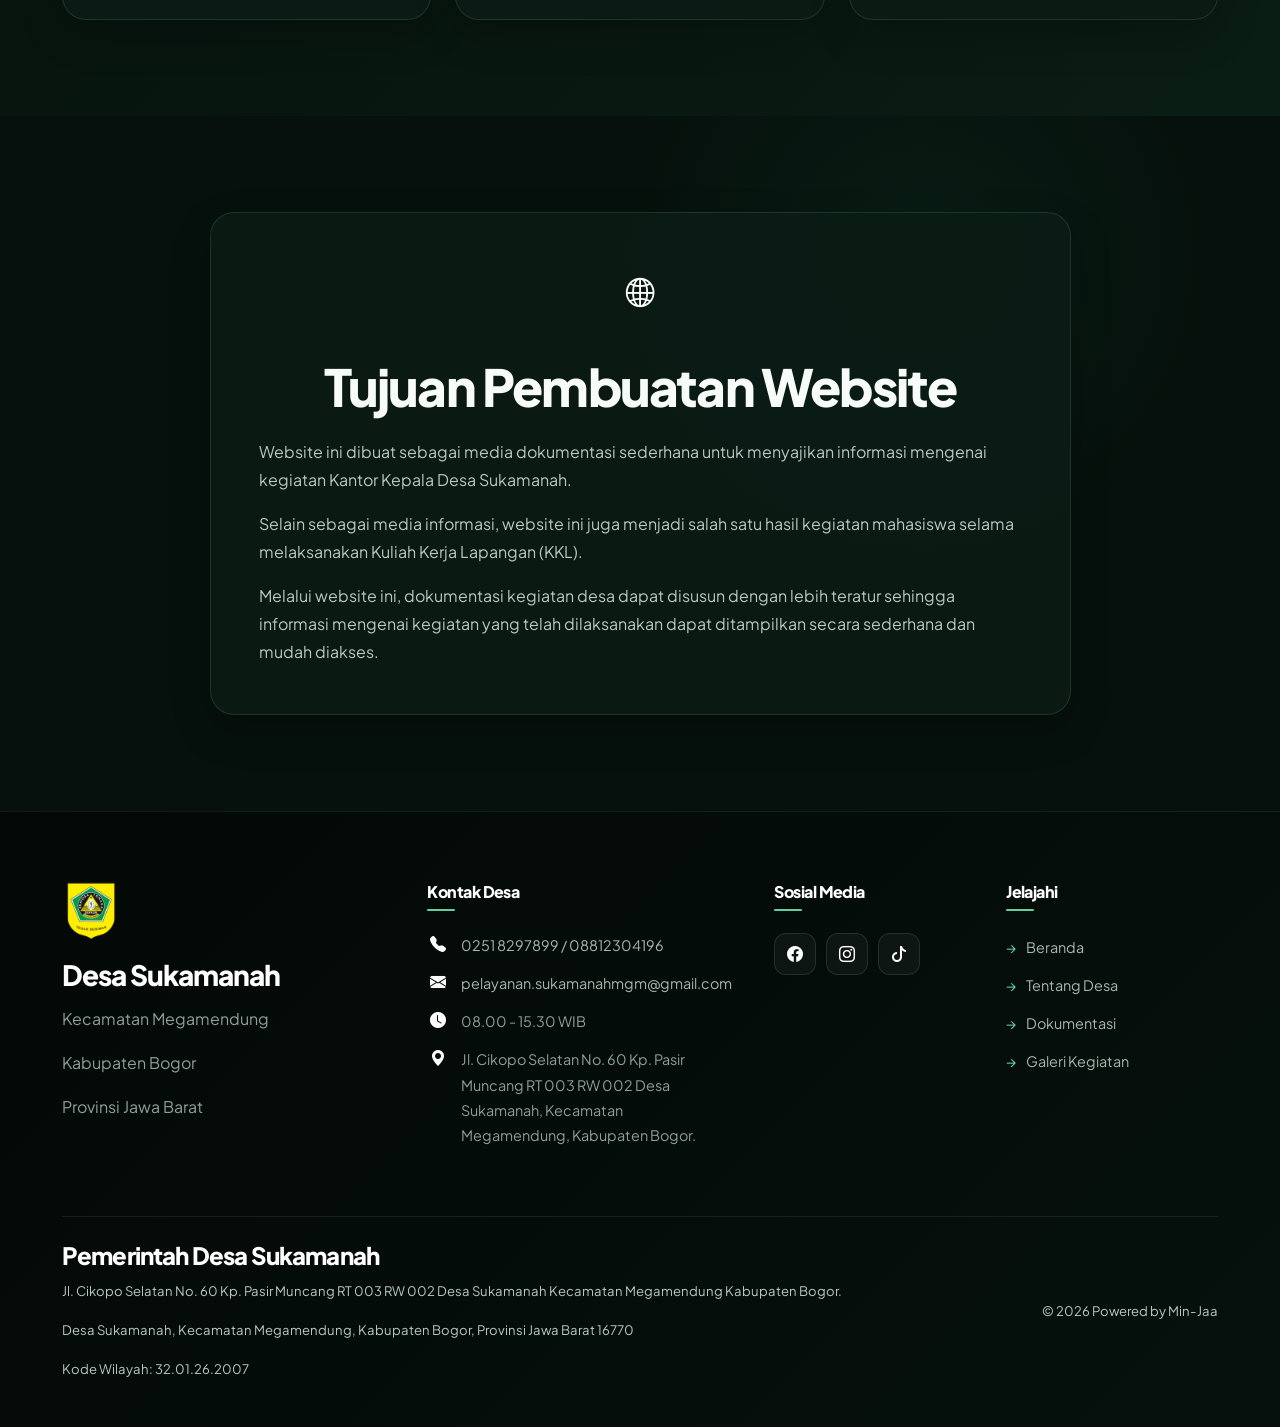
<file: tentang.html>
<!DOCTYPE html>
<html lang="id">

<head>

    <meta charset="UTF-8">

    <meta
        name="viewport"
        content="width=device-width, initial-scale=1.0"
    >

    <title>Tentang Desa - Kantor Kepala Desa Sukamanah</title>

    <link
        href="https://cdn.jsdelivr.net/npm/bootstrap@5.3.3/dist/css/bootstrap.min.css"
        rel="stylesheet"
    >

    <link
        rel="stylesheet"
        href="https://cdn.jsdelivr.net/npm/bootstrap-icons@1.11.3/font/bootstrap-icons.min.css"
    >

    <link
        rel="stylesheet"
        href="css/style.css"
    >


<link rel="stylesheet" href="css/style.css">
<link rel="stylesheet" href="css/navbar.css">
<link rel="stylesheet" href="css/hero.css">
<link rel="stylesheet" href="css/sections.css">
<link rel="stylesheet" href="css/stats.css">
<link rel="stylesheet" href="css/buttons.css">
<link rel="stylesheet" href="css/cards.css">
<link rel="stylesheet" href="css/page-header.css">
<link rel="stylesheet" href="css/gallery.css">
<link rel="stylesheet" href="css/contact.css">
<link rel="stylesheet" href="css/footer.css">
<link rel="stylesheet" href="css/modal.css">
<link rel="stylesheet" href="css/animations.css">
<link rel="stylesheet" href="css/responsive.css">

</head>

<body>


<!-- NAVBAR -->

<nav class="navbar navbar-expand-lg navbar-dark sticky-top">

    <div class="container">

        <a
            class="navbar-brand d-flex align-items-center fw-bold"
            href="index.html"
        >

            <img
                src="images/desa.png"
                alt="Logo Desa Sukamanah"
                class="logo-navbar"
            >

            <span>
                Desa Sukamanah
            </span>

        </a>


        <button
            class="navbar-toggler"
            type="button"
            data-bs-toggle="collapse"
            data-bs-target="#navbarNav"
        >

            <span class="navbar-toggler-icon"></span>

        </button>


        <div
            class="collapse navbar-collapse"
            id="navbarNav"
        >

            <ul class="navbar-nav ms-auto">

                <li class="nav-item">
                    <a
                        class="nav-link"
                        href="index.html"
                    >
                        Beranda
                    </a>
                </li>

                <li class="nav-item">
                    <a
                        class="nav-link active"
                        href="tentang.html"
                    >
                        Tentang Desa
                    </a>
                </li>

                <li class="nav-item">
                    <a
                        class="nav-link"
                        href="dokumentasi.html"
                    >
                        Dokumentasi
                    </a>
                </li>

               <li class="nav-item">
                    <a class="nav-link" href="galeri.html">
                    Galeri Kegiatan
                    </a>
                </li>


            </ul>

        </div>

    </div>

</nav>


<!-- PAGE HEADER -->

<section class="page-header">

    <div class="container text-center">

        <h1>
            Tentang Desa
        </h1>

        <p>
            Informasi mengenai Kantor Kepala Desa Sukamanah
        </p>

    </div>

</section>


<!-- PROFIL DESA -->

<section class="py-5">

    <div class="container">

        <div class="row align-items-center g-5">

            
            <div class="col-lg-6">

                <span class="section-label">
                    PROFIL DESA
                </span>

                <h2 class="mt-2 mb-3">
                    Kantor Kepala Desa Sukamanah
                </h2>

                <p>
                    Kantor Kepala Desa Sukamanah merupakan pusat
                    pelayanan pemerintahan desa yang berperan dalam
                    memberikan pelayanan administrasi serta mendukung
                    berbagai kegiatan masyarakat desa.
                </p>

                <p>
                    Kantor desa menjadi salah satu tempat berlangsungnya
                    berbagai kegiatan pemerintahan, pelayanan masyarakat,
                    kegiatan sosial, serta koordinasi antara perangkat desa
                    dan masyarakat.
                </p>

                <p>
                    Website ini dibuat sebagai media informasi dan
                    dokumentasi kegiatan Kantor Kepala Desa Sukamanah,
                    termasuk dokumentasi kegiatan mahasiswa selama
                    melaksanakan Kuliah Kerja Lapangan (KKL).
                </p>

            </div>

            <div class="col-lg-6">

                <img
                    src="images/desa.jpeg"
                    class="img-fluid rounded shadow"
                    alt="Kantor Kepala Desa Sukamanah"
                >

            </div>

        </div>

    </div>

</section>


<!-- FUNGSI KANTOR -->

<section class="section-light py-5">

    <div class="container">

        <div class="text-center mb-5">

            <span class="section-label">
                KEGIATAN DESA
            </span>

            <h2 class="mt-2">
                Fungsi dan Kegiatan
            </h2>

            <p class="text-muted">
                Beberapa aktivitas yang berkaitan dengan kegiatan
                Kantor Kepala Desa Sukamanah
            </p>

        </div>


        <div class="row g-4">

            <div class="col-md-4">

                <div class="card shadow-sm h-100">

                    <div class="card-body text-center p-4">

                        <i class="bi bi-people fs-1 icon-main"></i>

                        <h4 class="mt-3">
                            Pelayanan Masyarakat
                        </h4>

                        <p>
                            Memberikan pelayanan administrasi dan
                            membantu memenuhi kebutuhan masyarakat
                            dalam berbagai keperluan pemerintahan desa.
                        </p>

                    </div>

                </div>

            </div>


            <div class="col-md-4">

                <div class="card shadow-sm h-100">

                    <div class="card-body text-center p-4">

                        <i class="bi bi-building fs-1 icon-main"></i>

                        <h4 class="mt-3">
                            Pemerintahan Desa
                        </h4>

                        <p>
                            Mendukung pelaksanaan kegiatan pemerintahan
                            desa dan koordinasi antara perangkat desa
                            dengan masyarakat.
                        </p>

                    </div>

                </div>

            </div>


            <div class="col-md-4">

                <div class="card shadow-sm h-100">

                    <div class="card-body text-center p-4">

                        <i class="bi bi-heart fs-1 icon-main"></i>

                        <h4 class="mt-3">
                            Kegiatan Sosial
                        </h4>

                        <p>
                            Mendukung berbagai kegiatan sosial dan
                            aktivitas kemasyarakatan yang dilaksanakan
                            bersama masyarakat desa.
                        </p>

                    </div>

                </div>

            </div>

        </div>

    </div>

</section>


<!-- TUJUAN WEBSITE -->

<section class="py-5">

    <div class="container">

        <div class="row justify-content-center">

            <div class="col-lg-9">

                <div class="card shadow-sm">

                    <div class="card-body p-5">

                        <div class="text-center mb-4">

                            <i class="bi bi-globe2 icon-main fs-1"></i>

                            <h2 class="mt-3">
                                Tujuan Pembuatan Website
                            </h2>

                        </div>

                        <p>
                            Website ini dibuat sebagai media dokumentasi
                            sederhana untuk menyajikan informasi mengenai
                            kegiatan Kantor Kepala Desa Sukamanah.
                        </p>

                        <p>
                            Selain sebagai media informasi, website ini
                            juga menjadi salah satu hasil kegiatan mahasiswa
                            selama melaksanakan Kuliah Kerja Lapangan (KKL).
                        </p>

                        <p class="mb-0">
                            Melalui website ini, dokumentasi kegiatan desa
                            dapat disusun dengan lebih teratur sehingga
                            informasi mengenai kegiatan yang telah
                            dilaksanakan dapat ditampilkan secara sederhana
                            dan mudah diakses.
                        </p>

                    </div>

                </div>

            </div>

        </div>

    </div>

</section>


<!-- ==================== FOOTER ==================== -->
<footer class="site-footer">

    <div class="container">

        <!-- FOOTER UTAMA -->
        <div class="footer-main">

            <!-- IDENTITAS DESA -->
            <div class="footer-brand">

                <img
                    src="images/desa.png"
                    alt="Logo Desa Sukamanah"
                    class="footer-logo"
                >

                <h3>Desa Sukamanah</h3>

                <p>Kecamatan Megamendung</p>
                <p>Kabupaten Bogor</p>
                <p>Provinsi Jawa Barat</p>

            </div>


            <!-- KONTAK DESA -->
            <div class="footer-column">

                <h4>Kontak Desa</h4>

                <div class="footer-info">

                    <p>
                        <i class="bi bi-telephone-fill"></i>
                        <a href="tel:02518297899">
                            0251 8297899 / 08812304196
                        </a>
                    </p>

                    <p>
                        <i class="bi bi-envelope-fill"></i>
                        <a href="mailto:pelayanan.sukamanahmgm@gmail.com">
                            pelayanan.sukamanahmgm@gmail.com
                        </a>
                    </p>

                    <p>
                        <i class="bi bi-clock-fill"></i>
                        08.00 - 15.30 WIB
                    </p>

                    <p>
                        <i class="bi bi-geo-alt-fill"></i>
                        Jl. Cikopo Selatan No. 60 Kp. Pasir Muncang
                        RT 003 RW 002 Desa Sukamanah,
                        Kecamatan Megamendung,
                        Kabupaten Bogor.
                    </p>

                </div>

            </div>


          <!-- SOSIAL MEDIA -->
            <div class="footer-column">

                <h4>Sosial Media</h4>

                <div class="social-links">

                    <a href="#" aria-label="Facebook">
                        <i class="bi bi-facebook"></i>
                    </a>

                    <a href="https://www.instagram.com/sukamanah.mgm" aria-label="Instagram">
                        <i class="bi bi-instagram"></i>
                    </a>

                    <a href="https://www.tiktok.com/@sukamanah.mgm" aria-label="Tiktok">
                        <i class="bi bi-tiktok"></i>
                    </a>

                </div>

            </div>


            <!-- JELAJAHI -->
            <div class="footer-column">

                <h4>Jelajahi</h4>

                <ul class="footer-menu">

                    <li>
                        <a href="index.html">
                            Beranda
                        </a>
                    </li>

                    <li>
                        <a href="tentang.html">
                            Tentang Desa
                        </a>
                    </li>

                    <li>
                        <a href="dokumentasi.html">
                            Dokumentasi
                        </a>
                    </li>

                    <li>
                        <a href="galeri.html">
                            Galeri Kegiatan
                        </a>
                    </li>

                </ul>

            </div>

        </div>


        <!-- GARIS PEMBATAS -->
        <div class="footer-divider"></div>


        <!-- FOOTER BAWAH -->
        <div class="footer-bottom">

            <div class="footer-government">

                <h4>Pemerintah Desa Sukamanah</h4>

                <p>
                    Jl. Cikopo Selatan No. 60 Kp. Pasir Muncang
                    RT 003 RW 002 Desa Sukamanah
                    Kecamatan Megamendung Kabupaten Bogor.
                </p>

                <p>
                    Desa Sukamanah, Kecamatan Megamendung,
                    Kabupaten Bogor, Provinsi Jawa Barat 16770
                </p>

                <p>
                    Kode Wilayah: 32.01.26.2007
                </p>

            </div>


            <div class="footer-copyright">

                <p>
                    © 2026 Powered by Min-Jaa
                </p>


            </div>

        </div>

    </div>

</footer>

<!-- BACK TO TOP -->

<button id="backToTop" aria-label="Kembali ke atas">

<i class="bi bi-arrow-up"></i>

</button>


<script src="https://cdn.jsdelivr.net/npm/bootstrap@5.3.3/dist/js/bootstrap.bundle.min.js"></script>
<script src="js/navbar.js"></script>
<script src="js/reveal.js"></script>
<script src="js/filter.js"></script>
<script src="js/back-to-top.js"></script>
<script src="js/contact.js"></script>
<script src="js/main.js"></script>

</body>

</html>
</file>
<file: css/style.css>
@import url('https://fonts.googleapis.com/css2?family=Plus+Jakarta+Sans:wght@400;500;600;700;800&display=swap');

/* =========================================================
   01. DESIGN TOKENS
========================================================= */
:root {
    --green-950: #002218;
    --green-900: #00321F;
    --green-800: #00452E;
    --green-700: #086445;
    --green-600: #0B6B4A;
    --green-500: #1D9B68;
    --green-400: #43C68B;
    --green-300: #75D8AA;

    --ink: #17211C;
    --ink-soft: #435149;
    --muted: #69766F;

    --white: #FFFFFF;
    --off-white: #F6FAF7;
    --mint: #E5F5EC;
    --mint-soft: #F0F8F4;

    --border: rgba(0, 50, 31, .10);
    --border-strong: rgba(0, 50, 31, .16);

    --shadow-sm: 0 8px 24px rgba(0, 50, 31, .06);
    --shadow-md: 0 16px 40px rgba(0, 50, 31, .09);
    --shadow-lg: 0 28px 70px rgba(0, 50, 31, .12);

    --radius-sm: 12px;
    --radius-md: 18px;
    --radius-lg: 24px;
    --radius-xl: 32px;

    --container: 1180px;
    --nav-height: 76px;
}

/* =========================================================
   02. RESET / GLOBAL
========================================================= */
* { box-sizing: border-box; }
html { scroll-behavior: smooth; overflow-x: hidden; }
body {
    margin: 0;
    color: var(--ink);
    background: var(--off-white);
    font-family: 'Plus Jakarta Sans', system-ui, -apple-system, BlinkMacSystemFont, 'Segoe UI', sans-serif;
    line-height: 1.75;
    -webkit-font-smoothing: antialiased;
    overflow-x: hidden;
}
::selection { background: var(--green-800); color: var(--white); }
img { max-width: 100%; height: auto; }
a { text-decoration: none; }
p { margin-top: 0; }
h1,h2,h3,h4,h5,h6 { color: var(--green-900); font-weight: 800; letter-spacing: -.035em; }
.container { max-width: var(--container); }

/* =========================================================
   03. SHARED LABELS / UTILITIES
========================================================= */
.section-label,
.hero-label {
    display: inline-flex;
    align-items: center;
    gap: 10px;
    color: var(--green-600);
    font-size: .72rem;
    font-weight: 800;
    letter-spacing: .18em;
    text-transform: uppercase;
}
.section-label::before,
.hero-label::before {
    content: "";
    width: 28px;
    height: 2px;
    background: currentColor;
    border-radius: 99px;
}
.text-green { color: var(--green-600) !important; }
.bg-soft { background: var(--mint-soft); }

/* Keep every section visually connected */
main,
section,
section.py-5,
.section-light,
.gallery-section,
.about-section,
.contact-section {
    background: transparent !important;
}

section.py-5 {
    padding-top: 96px !important;
    padding-bottom: 96px !important;
}

/* =========================================================
   04. ACCESSIBILITY / FOCUS
========================================================= */
:focus-visible {
    outline: 3px solid rgba(67,198,139,.45);
    outline-offset: 3px;
}

/* =========================================================
   05. SCROLLBAR
========================================================= */
::-webkit-scrollbar { width: 9px; }
::-webkit-scrollbar-track { background: #EDF6F1; }
::-webkit-scrollbar-thumb { background: #8BC5A7; border-radius: 50px; }
::-webkit-scrollbar-thumb:hover { background: var(--green-500); }
</file>
<file: css/navbar.css>
/* =========================================================
   NAVBAR
========================================================= */
.navbar {
    min-height: var(--nav-height);
    background: rgba(255,255,255,.90);
    backdrop-filter: blur(18px);
    -webkit-backdrop-filter: blur(18px);
    border-bottom: 1px solid rgba(97, 161, 136, 0.07);
    transition: .3s ease;
    z-index: 1030;
}

.navbar-scrolled {
    background: rgba(255,255,255,.97);
    box-shadow: 0 12px 35px rgba(0,50,31,.08);
}

.navbar-brand {
    color: var(--green-900) !important;
    font-weight: 800;
    letter-spacing: -.025em;
}

.navbar-brand:hover { color: var(--green-500) !important; }

.logo-navbar {
    width: 42px;
    height: 42px;
    object-fit: contain;
    margin-right: 12px;
    border-radius: 12px;
    background: var(--mint-soft);
}

.navbar .nav-link {
    color: #52625A;
    margin-left: 4px;
    padding: 9px 14px !important;
    border-radius: 999px;
    font-size: .88rem;
    font-weight: 700;
}

.navbar .nav-link:hover {
    color: var(--green-900);
    background: var(--mint-soft);
}

.navbar .nav-link.active {
    color: var(--green-900);
    background: var(--mint);
}

.navbar-toggler {
    border: 1px solid rgb(255, 255, 255);
    border-radius: 12px;
    padding: 7px 9px;
    box-shadow: none !important;
}

.navbar-toggler:focus {
    box-shadow: 0 0 0 3px rgba(67,198,139,.18) !important;
}
</file>
<file: css/hero.css>
/* =========================================================
   HERO — CLEAN, BRIGHT, CENTERED
========================================================= */
.hero {
    position: relative;
    min-height: calc(100vh - var(--nav-height));
    display: flex;
    align-items: center;
    justify-content: center;
    padding: 110px 0 78px;
    overflow: hidden;
    color: var(--green-950);
    background:
        radial-gradient(circle at 12% 18%, rgba(67,198,139,.18), transparent 26%),
        radial-gradient(circle at 88% 75%, rgba(29,155,104,.10), transparent 31%),
        linear-gradient(135deg, #FFFFFF 0%, #F5FBF7 54%, #E7F5ED 100%);
}

.hero::before {
    content: "";
    position: absolute;
    inset: 0;
    background-image: radial-gradient(circle, rgba(0,50,31,.06) 1px, transparent 1px);
    background-size: 28px 28px;
    -webkit-mask-image: linear-gradient(to bottom, rgba(0,0,0,.7), transparent 90%);
    mask-image: linear-gradient(to bottom, rgba(0,0,0,.7), transparent 90%);
    pointer-events: none;
}

.hero::after {
    content: "";
    position: absolute;
    width: 320px;
    height: 320px;
    left: 50%;
    top: 43%;
    transform: translate(-50%, -50%);
    background: rgba(67,198,139,.10);
    filter: blur(90px);
    border-radius: 50%;
    pointer-events: none;
}

.hero .container { position: relative; z-index: 1; }

.hero .row {
    min-height: 560px;
    display: flex;
    align-items: center;
    justify-content: center;
    text-align: center;
}

.hero .row > div {
    display: flex;
    flex-direction: column;
    align-items: center;
    width: 100%;
}

.hero .hero-label { color: var(--green-600); }
.hero .hero-label::before { background: var(--green-400); }

.hero h1 {
    width: 100%;
    max-width: 1050px;
    margin: 20px auto 22px !important;
    color: var(--green-950);
    text-align: center;
    font-size: clamp(3.25rem, 7vw, 6.4rem);
    line-height: .98;
    letter-spacing: -.065em;
}

.hero .lead {
    width: 100%;
    max-width: 760px;
    margin-left: auto;
    margin-right: auto;
    color: #5E6B64 !important;
    font-size: 1.02rem;
    line-height: 1.85;
    text-align: center;
}

.hero .mt-4 {
    display: flex;
    align-items: center;
    justify-content: center;
    gap: 12px;
    margin-top: 32px !important;
}

.hero .btn {
    min-height: 52px;
    padding: 13px 22px;
    border-radius: 14px;
    font-weight: 800;
    border-width: 1px;
}

.hero .btn-light {
    color: var(--white) !important;
    background: var(--green-800) !important;
    border-color: var(--green-800) !important;
    box-shadow: 0 14px 35px rgba(0,50,31,.15);
}

.hero .btn-light:hover {
    color: var(--white) !important;
    background: var(--green-600) !important;
    border-color: var(--green-600) !important;
    transform: translateY(-3px);
    box-shadow: 0 18px 45px rgba(0,50,31,.20);
}

.hero .btn-outline-light {
    color: var(--green-900) !important;
    border-color: rgba(0,50,31,.18) !important;
    background: rgba(255,255,255,.72);
}

.hero .btn-outline-light:hover {
    background: var(--green-900);
    color: var(--white) !important;
    border-color: var(--green-900) !important;
    transform: translateY(-3px);
}

.hero-scroll-cue {
    display: flex;
    align-items: center;
    justify-content: center;
    gap: 10px;
    margin-top: 18px;
    color: #7B8881;
    font-size: .66rem;
    font-weight: 700;
    letter-spacing: .18em;
    text-transform: uppercase;
}

.hero-scroll-cue span {
    width: 26px;
    height: 1px;
    background: var(--green-400);
}
</file>
<file: css/sections.css>
/* =========================================================
   SECTIONS
========================================================= */
.section-light {
    background: #FFFFFF !important;
}

.section-light img,
.img-fluid.rounded.shadow {
    border-radius: var(--radius-lg) !important;
    box-shadow: var(--shadow-lg) !important;
}

.section-light h2,
section.py-5 h2 {
    font-size: clamp(2rem, 4vw, 3.45rem);
    line-height: 1.06;
}

.section-light p,
section.py-5 p {
    color: var(--muted);
}

.section-light .btn-main { margin-top: 14px; }

.about-section .row > [class*="col"] { position: relative; }
</file>
<file: css/stats.css>
/* =========================================================
   STATS
========================================================= */

.stat-card {
    height: 100%;
    display: flex;
    flex-direction: column;
    align-items: flex-start;
    justify-content: center;
    padding: 28px 24px;
    min-height: 168px;
    border: 1px solid var(--border);
    border-radius: var(--radius-md);
    background: linear-gradient(135deg, #FFFFFF, #F2FAF5);
    box-shadow: var(--shadow-sm);
    transition: .3s ease;
}

.stat-card:hover {
    transform: translateY(-6px);
    border-color: rgba(29, 155, 104, .28);
    box-shadow: var(--shadow-md);
}

/* =========================================================
   ICON STATISTIK
   ========================================================= */

.stat-card i,
.stat-card i::before,
.stat-card .bi,
.stat-card .bi::before {
    margin-bottom: 16px;
    color: #FFFFFF !important;
    -webkit-text-fill-color: #FFFFFF !important;
    opacity: 1 !important;
    font-size: 1.3rem;
}

/* =========================================================
   JUDUL STATISTIK
========================================================= */

.stat-card h3 {
    margin: 0 0 4px;
    color: var(--green-900);
    font-size: 1.6rem;
}

/* =========================================================
   DESKRIPSI STATISTIK
========================================================= */

.stat-card p {
    margin: 0;
    color: #718078;
    font-size: .82rem;
}
</file>
<file: css/buttons.css>
/* =========================================================
   BUTTONS
========================================================= */
.btn-main {
    display: inline-flex;
    align-items: center;
    justify-content: center;
    gap: 8px;
    min-height: 46px;
    padding: 11px 19px;
    color: #fff !important;
    background: var(--green-800);
    border: 1px solid var(--green-800);
    border-radius: 12px;
    font-weight: 800;
    box-shadow: 0 12px 30px rgba(0,50,31,.13);
    transition: .3s ease;
}

.btn-main:hover {
    color: #fff !important;
    background: var(--green-600);
    border-color: var(--green-600);
    transform: translateY(-3px);
}

.btn-outline-main {
    color: var(--green-800) !important;
    background: #fff;
    border: 1px solid var(--green-800);
    border-radius: 12px;
    font-weight: 800;
}

.btn-outline-main:hover {
    background: var(--green-800);
    color: #fff !important;
}

.badge-main {
    display: inline-flex;
    align-items: center;
    background: var(--mint);
    color: var(--green-800);
    border-radius: 999px;
    padding: 7px 11px;
    font-weight: 800;
}
</file>
<file: css/cards.css>
/* =========================================================
   CARDS
========================================================= */
.card {
    overflow: hidden;
    height: 100%;
    border: 1px solid rgba(0,50,31,.09) !important;
    border-radius: var(--radius-lg) !important;
    background: #FFFFFF !important;
    box-shadow: var(--shadow-sm) !important;
    transition: .35s ease;
}

.card:hover {
    transform: translateY(-8px);
    border-color: rgba(0,50,31,.16) !important;
    box-shadow: var(--shadow-lg) !important;
}

.card-img-top {
    width: 100%;
    height: 245px;
    object-fit: cover;
    transition: .45s ease;
}

.card:hover .card-img-top { transform: scale(1.035); }

.card-body { padding: 25px; }
.card-title { margin-bottom: 10px; color: var(--green-900); font-size: 1.13rem; line-height: 1.4; }
.card-text { color: #68756E; line-height: 1.75; }
</file>
<file: css/page-header.css>
/* =========================================================
   PAGE HEADERS
========================================================= */

.page-header {
    position: relative;

    padding: 100px 0 86px;

    color: #fff;

    background:
        radial-gradient(
            circle at 78% 18%,
            rgba(67, 198, 139, .16),
            transparent 31%
        ),
        linear-gradient(
            135deg,
            #040b08 0%,
            #071710 52%,
            #0d2b20 130%
        );

    overflow: hidden;

    text-align: center;
}

.page-header::after {
    content: "";

    position: absolute;
    inset: 0;

    background-image:
        radial-gradient(
            circle,
            rgba(255, 255, 255, .045) 1px,
            transparent 1px
        );

    background-size: 28px 28px;

    opacity: .75;

    pointer-events: none;
}

.page-header .container {
    position: relative;
    z-index: 1;

    display: flex;
    flex-direction: column;
    align-items: center;
    justify-content: center;

    width: 100%;

    text-align: center;
}

.page-header h1 {
    width: 100%;
    max-width: 1000px;

    margin: 0 auto 15px;

    color: #fff;

    text-align: center;

    font-size:
        clamp(
            2.6rem,
            6vw,
            4.8rem
        );

    line-height: 1;
}

.page-header p {
    width: 100%;
    max-width: 700px;

    margin: 0 auto;

    color: #c4d2ca;

    text-align: center;

    font-size: 1rem;
    line-height: 1.8;
}

.page-header-logo {
    width: 78px;
    height: 78px;

    object-fit: contain;

    margin: 0 auto 18px;

    filter:
        drop-shadow(
            0 12px 25px rgba(0, 0, 0, .18)
        );
}
</file>
<file: css/gallery.css>
/* =========================================================
   GALLERY / FILTERS
========================================================= */
.gallery-item {
    position: relative;
    overflow: hidden;
    border-radius: var(--radius-md);
    background: #FFFFFF;
    border: 1px solid rgba(0,50,31,.10);
    box-shadow: var(--shadow-sm);
    transition: .35s ease;
}

.gallery-item:hover { transform: translateY(-5px); box-shadow: var(--shadow-md); }
.gallery-item img { width: 100%; height: 260px; object-fit: cover; transition: .45s ease; }
.gallery-item:hover img { transform: scale(1.04); }
.gallery-caption { padding: 18px 20px; background: #FFFFFF; }
.gallery-caption h5 { margin-bottom: 6px; color: var(--green-900); }
.gallery-caption p { color: #748079; margin: 0; font-size: .9rem; }

.filter-wrapper { display: flex; justify-content: center; width: 100%; margin: 0 auto 32px; }
.filter-buttons { display: flex; flex-wrap: wrap; justify-content: center; gap: 10px; }
.filter-btn {
    min-width: 112px;
    min-height: 44px;
    padding: 0 17px !important;
    border: 1px solid rgba(0,50,31,.14) !important;
    border-radius: 999px !important;
    color: var(--green-900) !important;
    background: #FFFFFF !important;
    font-weight: 800;
    transition: .25s ease;
}

.filter-btn:hover,
.filter-btn.active {
    color: #FFFFFF !important;
    background: var(--green-800) !important;
    border-color: var(--green-800) !important;
    transform: translateY(-2px);
}
/* =========================================================
   FILTER DOKUMENTASI
   STYLE SAMA DENGAN TOMBOL "TENTANG DESA"
========================================================= */

.gallery-filter .filter-btn {
    display: inline-flex;
    align-items: center;
    justify-content: center;

    padding: 12px 20px;

    background: transparent !important;
    color: #F7FFFB !important;

    border: 1px solid #F7FFFB !important;
    border-radius: 12px;

    font-weight: 700;

    transition:
        transform .3s ease,
        background-color .3s ease,
        color .3s ease,
        border-color .3s ease,
        box-shadow .3s ease;
}


/* =========================================================
   HOVER
========================================================= */

.gallery-filter .filter-btn:hover {
    background-color: #F7FFFB !important;
    color: #052117 !important;
    border-color: #F7FFFB !important;

    transform: translateY(-3px);

    box-shadow: 0 12px 30px rgba(0, 50, 31, .16);
}


/* =========================================================
   FILTER AKTIF
========================================================= */

.gallery-filter .filter-btn.active {
    background-color: #F7FFFB !important;
    color: #052117 !important;
    border-color: #F7FFFB !important;

    box-shadow: 0 8px 24px rgba(0, 50, 31, .12);
}


/* =========================================================
   FILTER AKTIF + HOVER
========================================================= */

.gallery-filter .filter-btn.active:hover {
    background-color: #DFF7E9 !important;
    color: #052117 !important;
    border-color: #DFF7E9 !important;

    transform: translateY(-3px);

    box-shadow: 0 14px 32px rgba(0, 50, 31, .18);
}


/* =========================================================
   SAAT DITEKAN
========================================================= */

.gallery-filter .filter-btn:active {
    transform: translateY(-1px);

    box-shadow: 0 8px 20px rgba(0, 50, 31, .12);
}


/* =========================================================
   FOCUS
========================================================= */

.gallery-filter .filter-btn:focus {
    outline: none;

    box-shadow:
        0 0 0 3px rgba(247, 255, 251, .25),
        0 10px 25px rgba(0, 50, 31, .12);
}
</file>
<file: css/contact.css>
/* =========================================================
   CONTACT
========================================================= */
.form-control,
.form-select {
    min-height: 52px;
    border: 1px solid rgba(0,50,31,.12);
    border-radius: 14px;
    background: #FFFFFF;
    color: var(--ink);
}

.form-control:focus,
.form-select:focus {
    border-color: var(--green-500);
    box-shadow: 0 0 0 4px rgba(29,155,104,.10);
}

.form-control::placeholder { color: #8A9890; }

.contact-item {
    height: 100%;
    padding: 22px;
    border: 1px solid rgba(0,50,31,.08);
    border-radius: var(--radius-md);
    background: #FFFFFF;
    box-shadow: var(--shadow-sm);
}

.contact-item i { color: var(--green-600); font-size: 1.25rem; }
.contact-item h6 { color: var(--green-900); }
.contact-item p { color: #6D7772; margin: 0; }
</file>
<file: css/footer.css>
/* =========================================================
   FOOTER
========================================================= */
.site-footer {
    background: linear-gradient(135deg, #030806 0%, #06110D 100%) !important;
    color: #A8B1AC;
    padding-top: 70px;
    border-top: 1px solid rgba(143,227,187,.08);
}

/* Empat kolom agar semua bagian footer sejajar di desktop */
.footer-main {
    display: grid;
    grid-template-columns: 1.45fr 1.35fr .85fr .95fr;
    gap: 42px;
    padding-bottom: 55px;
    align-items: start;
}

.footer-brand h3,
.footer-column h4,
.footer-government h4 {
    color: #FFFFFF;
}

.footer-brand h3 {
    margin-bottom: 14px;
}

.footer-brand p {
    color: #94A29A;
}

.footer-column h4 {
    position: relative;
    margin-bottom: 22px;
    padding-bottom: 10px;
    font-size: 1rem;
}

.footer-column h4::after {
    content: "";
    position: absolute;
    left: 0;
    bottom: 0;
    width: 28px;
    height: 2px;
    background: #61CF9E;
    border-radius: 99px;
}

.footer-info p {
    display: flex;
    align-items: flex-start;
    gap: 12px;
    margin-bottom: 13px;
    font-size: .9rem;
    color: #8F9F97;
}

/* Fix bug: icon tidak boleh mendapat background seperti blok */
.footer-info i {
    flex: 0 0 22px;
    width: 22px;
    min-width: 22px;
    margin-top: 3px;
    color: #61CF9E !important;
    background: transparent !important;
    line-height: 1;
    font-size: 1rem;
    text-align: center;
}

.footer-info a,
.footer-menu a {
    color: #A8B7AF;
}

.footer-info a:hover,
.footer-menu a:hover {
    color: #FFFFFF;
}

.social-links {
    display: flex;
    flex-wrap: wrap;
    gap: 10px;
}

.social-links a {
    width: 42px;
    height: 42px;
    display: flex;
    align-items: center;
    justify-content: center;
    color: #F5FCF8 !important;
    border: 1px solid rgba(255,255,255,.10);
    background: rgba(255,255,255,.04);
    border-radius: 12px;
    transition: .3s ease;
}

.social-links a:hover {
    background: #79DFAE !important;
    color: #002218 !important;
    transform: translateY(-3px);
}

.social-links a i {
    background: transparent !important;
}

.footer-menu {
    list-style: none;
    padding: 0;
    margin: 0;
}

.footer-menu li {
    margin-bottom: 10px;
}

.footer-menu a {
    font-size: .9rem;
}

.footer-menu a::before {
    content: "→";
    display: inline-block;
    margin-right: 8px;
    color: #61CF9E;
    transition: transform .25s;
}

.footer-menu a:hover::before {
    transform: translateX(4px);
}

.footer-divider {
    border-top: 1px solid rgba(255,255,255,.08);
}

.footer-bottom {
    display: flex;
    justify-content: space-between;
    gap: 20px;
    align-items: center;
    padding: 24px 0 30px;
    font-size: .82rem;
}

.footer-copyright {
    color: #7F8983;
}

.footer-government h4 {
    margin-bottom: 10px;
}

.footer-government p {
    color: #8F9F97;
}

.footer-logo {
    width: 58px;
    height: 58px;
    object-fit: contain;
    margin-bottom: 18px;
}

/* =========================================================
   FOOTER RESPONSIVE
========================================================= */
@media (max-width: 991.98px) {
    .footer-main {
        grid-template-columns: 1fr 1fr;
        gap: 36px;
    }
}

@media (max-width: 767.98px) {
    .footer-main {
        grid-template-columns: 1fr;
        gap: 32px;
    }

    .footer-bottom {
        flex-direction: column;
        align-items: flex-start;
    }
}
/* FIX: navigasi footer menggunakan panah, bukan blok warna */
.footer-menu a::before {
    content: "→" !important;
    display: inline-block;
    width: auto !important;
    height: auto !important;
    margin-right: 8px;
    padding: 0 !important;
    background: transparent !important;
    color: #61CF9E !important;
    border-radius: 0 !important;
    line-height: 1;
}

.footer-menu li {
    background: transparent !important;
}

/* =========================================================
   SEMUA ICON FOOTER - PUTIH
========================================================= */

.site-footer i,
.site-footer .bi {
    color: #FFFFFF !important;
    -webkit-text-fill-color: #FFFFFF !important;
    fill: #FFFFFF !important;
    stroke: #FFFFFF !important;
    opacity: 1 !important;
}


/* Icon Bootstrap Icons menggunakan ::before */
.site-footer i::before,
.site-footer .bi::before {
    color: #FFFFFF !important;
    -webkit-text-fill-color: #FFFFFF !important;
}


/* =========================================================
   ICON SOSIAL MEDIA
========================================================= */

.site-footer .social-links i,
.site-footer .social-links .bi {
    color: #FFFFFF !important;
}

.site-footer .social-links i::before,
.site-footer .social-links .bi::before {
    color: #FFFFFF !important;
}


/* Hover icon sosial media */
.site-footer .social-links a:hover i,
.site-footer .social-links a:hover .bi,
.site-footer .social-links a:hover i::before,
.site-footer .social-links a:hover .bi::before {
    color: #FFFFFF !important;
}

/* =========================================================
   PANAH / ICON FOOTER - PUTIH
========================================================= */

.site-footer .bi-arrow-right,
.site-footer .bi-arrow-left,
.site-footer .bi-arrow-up,
.site-footer .bi-arrow-down,
.site-footer .bi-chevron-right,
.site-footer .bi-chevron-left,
.site-footer .bi-chevron-up,
.site-footer .bi-chevron-down {
    color: #FFFFFF !important;
    -webkit-text-fill-color: #FFFFFF !important;
    fill: #FFFFFF !important;
    stroke: #FFFFFF !important;
}

.site-footer .bi-arrow-right::before,
.site-footer .bi-arrow-left::before,
.site-footer .bi-arrow-up::before,
.site-footer .bi-arrow-down::before,
.site-footer .bi-chevron-right::before,
.site-footer .bi-chevron-left::before,
.site-footer .bi-chevron-up::before,
.site-footer .bi-chevron-down::before {
    color: #FFFFFF !important;
    -webkit-text-fill-color: #FFFFFF !important;
}

/* =========================================================
   SOSIAL MEDIA FOOTER
   NORMAL = ICON PUTIH
   HOVER  = BACKGROUND PUTIH + ICON HIJAU
========================================================= */

/* Kondisi normal */
.site-footer .social-links a {
    color: #FFFFFF !important;
    background: transparent;
    border-color: #FFFFFF;

    transition:
        background-color .3s ease,
        color .3s ease,
        border-color .3s ease,
        transform .3s ease;
}

.site-footer .social-links a i,
.site-footer .social-links a .bi,
.site-footer .social-links a i::before,
.site-footer .social-links a .bi::before {
    color: #FFFFFF !important;
    -webkit-text-fill-color: #FFFFFF !important;
}


/* Kondisi hover */
.site-footer .social-links a:hover {
    color: #00321F !important;
    background-color: #FFFFFF !important;
    border-color: #FFFFFF !important;

    transform: translateY(-3px);
}

.site-footer .social-links a:hover i,
.site-footer .social-links a:hover .bi,
.site-footer .social-links a:hover i::before,
.site-footer .social-links a:hover .bi::before {
    color: #00321F !important;
    -webkit-text-fill-color: #00321F !important;
}
</file>
<file: css/modal.css>
/* =========================================================
   MODALS
========================================================= */
.modal-content { border: 0; border-radius: 22px; overflow: hidden; box-shadow: 0 30px 80px rgba(0,0,0,.18); background: #FFFFFF; }
.modal-header { padding: 20px 24px; border-bottom: 1px solid rgba(0,50,31,.08); }
.modal-title { color: var(--green-900) !important; font-weight: 800; }
.modal-body { padding: 24px; color: #5F6C65; }
.modal-body img { width: 100%; max-height: 480px; object-fit: cover; border-radius: 16px !important; }
</file>
<file: css/animations.css>
/* =========================================================
   ANIMATIONS / BACK TO TOP
========================================================= */
.animate-on-scroll { opacity: 0; transform: translateY(28px); transition: opacity .75s ease, transform .75s ease; }
.animate-on-scroll.show-animation { opacity: 1; transform: translateY(0); }

#backToTop {
    position: fixed;
    right: 24px;
    bottom: 24px;
    width: 48px;
    height: 48px;
    display: flex;
    align-items: center;
    justify-content: center;
    border: 1px solid rgba(255,255,255,.10);
    border-radius: 14px;
    background: var(--green-800);
    color: #fff;
    box-shadow: 0 15px 35px rgba(0,0,0,.16);
    opacity: 0;
    visibility: hidden;
    cursor: pointer;
    transition: .3s;
    z-index: 999;
}
#backToTop.show { opacity: 1; visibility: visible; }
#backToTop:hover { transform: translateY(-4px); background: var(--green-600); }
</file>
<file: css/responsive.css>
/* =========================================================
   RESPONSIVE
========================================================= */
@media (max-width: 991.98px) {
    .hero { min-height: auto; padding: 100px 0 76px; }
    .hero .row { min-height: 520px; }
    .hero h1 { font-size: clamp(3rem, 10vw, 5rem); }
    .navbar .nav-link { margin-left: 0; margin-top: 3px; }
    .navbar .nav-link.active { background: rgba(0,50,31,.06); }
    .footer-main { grid-template-columns: 1fr 1fr; }
}

@media (max-width: 767.98px) {
    section.py-5 { padding-top: 76px !important; padding-bottom: 76px !important; }
    .hero { padding: 84px 0 66px; }
    .hero .row { min-height: auto; }
    .hero h1 { font-size: clamp(2.7rem, 14vw, 4rem); }
    .hero .lead { font-size: .98rem; }
    .hero .mt-4 { width: 100%; flex-direction: column; gap: 8px; }
    .hero .btn { width: 100%; margin: 4px 0 !important; }
    .stat-card { min-height: 150px; }
    .page-header { padding: 86px 0 70px; }
    .gallery-item img { height: 230px; }
    .filter-buttons { width: 100%; }
    .filter-btn { flex: 1 1 calc(50% - 10px); min-width: 0; }
    .footer-main { grid-template-columns: 1fr; gap: 32px; }
    .footer-bottom { flex-direction: column; align-items: flex-start; }
}

@media (max-width: 575.98px) {
    .container { width: 92%; }
    .logo-navbar { width: 38px; height: 38px; margin-right: 9px; }
    .hero-label, .section-label { font-size: .66rem; letter-spacing: .14em; }
    .card-img-top { height: 220px; }
    .card-body { padding: 21px; }
    .filter-btn { min-height: 44px; font-size: .84rem; }
    .modal-body { padding: 18px; }
}

/* =========================================================
   05. DARK GREEN THEME — HIGH CONTRAST
   Override untuk tema hijau gelap dengan teks tetap jelas.
========================================================= */
:root {
    --green-950: #00160E;
    --green-900: #00321F;
    --green-800: #064A32;
    --green-700: #0A6948;
    --green-600: #0E8A5C;
    --green-500: #1FAD73;
    --green-400: #5AD39B;
    --green-300: #8BE3BA;

    --ink: #F5FBF7;
    --ink-soft: #D4E0D9;
    --muted: #AABAB2;

    --white: #FFFFFF;
    --off-white: #07130F;
    --mint: #0E2A20;
    --mint-soft: #0A1E16;

    --border: rgba(143, 227, 187, .13);
    --border-strong: rgba(143, 227, 187, .22);

    --shadow-sm: 0 8px 24px rgba(0,0,0,.16);
    --shadow-md: 0 16px 40px rgba(0,0,0,.22);
    --shadow-lg: 0 28px 70px rgba(0,0,0,.28);
}

html,
body {
    background:
        radial-gradient(circle at 82% 8%, rgba(39,160,104,.12), transparent 30%),
        radial-gradient(circle at 12% 34%, rgba(0,50,31,.20), transparent 35%),
        linear-gradient(135deg, #040B08 0%, #07130F 52%, #0A2118 100%);
    color: var(--ink);
}

body {
    min-height: 100vh;
}

main,
section,
section.py-5,
.section-light,
.gallery-section,
.about-section,
.contact-section {
    background:
        radial-gradient(circle at 86% 16%, rgba(67,198,139,.05), transparent 27%),
        linear-gradient(135deg, #06110D 0%, #081710 56%, #0A1D15 100%) !important;
    color: var(--ink);
}

section.py-5 {
    padding-top: 96px !important;
    padding-bottom: 96px !important;
}

h1,
h2,
h3,
h4,
h5,
h6,
.section-light h1,
.section-light h2,
.section-light h3,
.section-light h4,
.section-light h5,
.section-light h6 {
    color: #F7FCF9 !important;
}

p,
.section-light p,
section.py-5 p,
.card-text,
.gallery-caption p,
.contact-item p,
.footer-brand p {
    color: #B9C8C1 !important;
}

.section-label,
.hero-label {
    color: #8FE0B9 !important;
}

.section-label::before,
.hero-label::before {
    background: #5CD49B !important;
}

/* NAVBAR */
.navbar {
    background: rgba(4, 11, 8, .82) !important;
    border-bottom: 1px solid rgba(143,227,187,.10) !important;
}

.navbar-scrolled {
    background: rgba(4, 11, 8, .95) !important;
    box-shadow: 0 14px 40px rgba(0,0,0,.28) !important;
}

.navbar-brand {
    color: #FFFFFF !important;
}

.navbar-brand:hover {
    color: #6DDFAB !important;
}

.navbar .nav-link {
    color: #C0CEC7 !important;
}

.navbar .nav-link:hover,
.navbar .nav-link.active {
    color: #FFFFFF !important;
    background: rgba(143,227,187,.09) !important;
}

.navbar-toggler {
    border-color: rgba(255,255,255,.16) !important;
}


/* HERO */
.hero {
    color: #FFFFFF !important;
    background:
        radial-gradient(circle at 18% 24%, rgba(29,155,104,.20), transparent 28%),
        radial-gradient(circle at 84% 72%, rgba(67,198,139,.10), transparent 30%),
        linear-gradient(135deg, #040B08 0%, #08150F 54%, #0D2B20 130%) !important;
}

.hero::before,
.page-header::after {
    background-image: radial-gradient(circle, rgba(255,255,255,.05) 1px, transparent 1px) !important;
}

.hero h1 {
    color: #FFFFFF !important;
}

.hero .lead {
    color: #C4D0CA !important;
}

.hero .btn-light {
    color: #052117 !important;
    background: #F7FFFB !important;
    border-color: #F7FFFB !important;
}

.hero .btn-light:hover {
    background: #DFF7E9 !important;
    border-color: #DFF7E9 !important;
}

.hero .btn-outline-light {
    color: #F5FBF7 !important;
    border-color: rgba(255,255,255,.22) !important;
    background: rgba(255,255,255,.035) !important;
}

.hero .btn-outline-light:hover {
    background: #FFFFFF !important;
    color: #00321F !important;
    border-color: #FFFFFF !important;
}

.hero-scroll-cue {
    color: rgba(235,247,241,.58) !important;
}

.hero-scroll-cue span {
    background: rgba(91,211,154,.65) !important;
}

/* PAGE HEADERS */
.page-header {
    color: #FFFFFF !important;
    background:
        radial-gradient(circle at 80% 18%, rgba(67,198,139,.14), transparent 30%),
        linear-gradient(135deg, #040B08 0%, #071710 52%, #0D2B20 130%) !important;
}

.page-header h1 {
    color: #FFFFFF !important;
}

.page-header p {
    color: #B8C6BF !important;
}

/* STATS */
body > section.py-5:not(.section-light) {
    background:
        radial-gradient(circle at 72% 20%, rgba(29,155,104,.09), transparent 28%),
        #06100C !important;
}

.stat-card {
    background: linear-gradient(180deg, rgba(255,255,255,.045), rgba(255,255,255,.018)) !important;
    border-color: rgba(143,227,187,.13) !important;
    box-shadow: 0 14px 34px rgba(0,0,0,.18) !important;
}

.stat-card:hover {
    border-color: rgba(90,211,155,.34) !important;
    box-shadow: 0 22px 46px rgba(0,0,0,.25) !important;
}

.stat-card i,
.stat-card i::before,
.stat-card .bi,
.stat-card .bi::before {
    color: #FFFFFF !important;
    -webkit-text-fill-color: #FFFFFF !important;
    opacity: 1 !important;
}

.stat-card h3 {
    color: #FFFFFF !important;
}

.stat-card p {
    color: #9EAEA6 !important;
}

/* BUTTONS */
.btn-main {
    color: #062116 !important;
    background: #79DFAE !important;
    border-color: #79DFAE !important;
    box-shadow: 0 14px 35px rgba(0,0,0,.22) !important;
}

.btn-main:hover {
    color: #04140C !important;
    background: #A3EAC6 !important;
    border-color: #A3EAC6 !important;
}

.btn-outline-main {
    color: #BFEAD2 !important;
    background: transparent !important;
    border-color: rgba(143,227,187,.30) !important;
}

.btn-outline-main:hover {
    color: #052117 !important;
    background: #DDF6E8 !important;
    border-color: #DDF6E8 !important;
}

.badge-main {
    background: rgba(91,211,154,.11) !important;
    color: #9FE8BF !important;
}

/* CARDS */
.card {
    background: rgba(11, 28, 21, .92) !important;
    border-color: rgba(143,227,187,.13) !important;
    box-shadow: 0 16px 42px rgba(0,0,0,.20) !important;
}

.card:hover {
    background: rgba(14, 35, 26, .97) !important;
    border-color: rgba(90,211,155,.30) !important;
    box-shadow: 0 24px 58px rgba(0,0,0,.30) !important;
}

.card-title {
    color: #F4FCF7 !important;
}

.card-text {
    color: #AEBEB6 !important;
}

/* GALLERY */
.gallery-item {
    background: #0A1711 !important;
    border-color: rgba(143,227,187,.13) !important;
    box-shadow: 0 15px 40px rgba(0,0,0,.22) !important;
}

.gallery-caption {
    background: #0B1912 !important;
}

.gallery-caption h5 {
    color: #FFFFFF !important;
}

.gallery-caption p {
    color: #A7B5AE !important;
}

.filter-btn {
    color: #DCEBE3 !important;
    background: rgba(255,255,255,.035) !important;
    border-color: rgba(143,227,187,.18) !important;
}

.filter-btn:hover,
.filter-btn.active {
    color: #052117 !important;
    background: #9AE0BD !important;
    border-color: #9AE0BD !important;
}

/* FORMS / CONTACT */
.form-control,
.form-select,
.contact-item {
    background: rgba(255,255,255,.035) !important;
    color: #F3FAF6 !important;
    border-color: rgba(143,227,187,.14) !important;
}

.form-control::placeholder {
    color: #81938A !important;
}

.form-control:focus,
.form-select:focus {
    color: #FFFFFF !important;
    background: rgba(255,255,255,.05) !important;
    border-color: #43C68B !important;
    box-shadow: 0 0 0 4px rgba(67,198,139,.12) !important;
}

.form-select {
    color: #F3FAF6 !important;
}

.contact-item h6 {
    color: #FFFFFF !important;
}

.contact-item p {
    color: #AAB9B2 !important;
}

.contact-item i {
    color: #63D7A0 !important;
}

/* MODAL */
.modal-content {
    background: #0A1711 !important;
    color: #DCEAE2 !important;
    border: 1px solid rgba(143,227,187,.13) !important;
}

.modal-header {
    border-bottom-color: rgba(143,227,187,.10) !important;
}

.modal-title {
    color: #FFFFFF !important;
}

.modal-body {
    color: #B5C3BC !important;
}

/* FOOTER */
.site-footer {
    background: linear-gradient(135deg, #030806 0%, #06110D 100%) !important;
    border-top: 1px solid rgba(143,227,187,.08) !important;
}

.footer-brand h3,
.footer-column h4,
.footer-government h4 {
    color: #FFFFFF !important;
}

.footer-brand p,
.footer-info p,
.footer-copyright {
    color: #8F9F97 !important;
}

.footer-info i {
    color: #61CF9E !important;
    background: transparent !important;
}
.footer-column h4::after {
    background: #61CF9E !important;
}

.footer-menu a::before {
    background: transparent !important;
    color: #61CF9E !important;
}

.footer-info a,
.footer-menu a {
    color: #A8B7AF !important;
}

.footer-info a:hover,
.footer-menu a:hover {
    color: #FFFFFF !important;
}

.social-links a {
    color: #F5FCF8 !important;
    border-color: rgba(255,255,255,.10) !important;
    background: rgba(255,255,255,.04) !important;
}

.social-links a:hover {
    background: #79DFAE !important;
    color: #052117 !important;
}

/* BACK TO TOP */
#backToTop {
    background: #0A6948 !important;
    border-color: rgba(143,227,187,.18) !important;
}

#backToTop:hover {
    background: #109B68 !important;
}

/* SCROLLBAR */
::-webkit-scrollbar-track {
    background: #040B08 !important;
}

::-webkit-scrollbar-thumb {
    background: #214937 !important;
}

::-webkit-scrollbar-thumb:hover {
    background: #4AAE7D !important;
}

@media (max-width: 767.98px) {
    .navbar-collapse {
        background: rgba(7, 19, 15, .97);
        border-radius: 16px;
        padding: 10px;
        margin-top: 10px;
        border: 1px solid rgba(143,227,187,.10);
    }
}


/* =========================================================
   FINAL OVERRIDE - STAT ICONS WHITE
========================================================= */
.stat-card i,
.stat-card i::before,
.stat-card [class*="bi-"]::before {
    color: #FFFFFF !important;
    -webkit-text-fill-color: #FFFFFF !important;
    opacity: 1 !important;
}
/* =========================================================
   ICON TENTANG DESA - PUTIH
========================================================= */

.icon-main,
.icon-main::before {
    color: #FFFFFF !important;
    -webkit-text-fill-color: #FFFFFF !important;
    fill: #FFFFFF !important;
    stroke: #FFFFFF !important;
    opacity: 1 !important;
}


/* =========================================================
   BACKGROUND ICON
========================================================= */

.icon-main {
    width: 64px;
    height: 64px;

    display: inline-flex;
    align-items: center;
    justify-content: center;

    margin-bottom: 18px;

    background: #00321f00;

    border-radius: 16px;

    font-size: 1.8rem !important;
}


/* =========================================================
   BOOTSTRAP ICONS ::BEFORE
========================================================= */

.icon-main.bi::before {
    color: #FFFFFF !important;
    -webkit-text-fill-color: #FFFFFF !important;
}


/* =========================================================
   HOVER
========================================================= */

.card:hover .icon-main {
    background: #00452e00;
    color: #FFFFFF !important;
}

.card:hover .icon-main::before {
    color: #FFFFFF !important;
}

/* =========================================================
   SEMUA TOMBOL UTAMA DISAMAKAN DENGAN
   "LIHAT DOKUMENTASI" DI HERO
========================================================= */

.btn-main {
    color: #052117 !important;
    background: #F7FFFB !important;
    border-color: #F7FFFB !important;
    box-shadow: 0 12px 30px rgba(0, 50, 31, 0.13) !important;
}

.btn-main:hover {
    color: #052117 !important;
    background: #DFF7E9 !important;
    border-color: #DFF7E9 !important;
    transform: translateY(-3px);
}


/* =========================================================
   ICON DI DALAM TOMBOL
========================================================= */

.btn-main i,
.btn-main .bi {
    color: #052117 !important;
}


/* =========================================================
   KHUSUS TOMBOL DI HERO
   Tetap sama persis
========================================================= */

.hero .btn-light {
    color: #052117 !important;
    background: #F7FFFB !important;
    border-color: #F7FFFB !important;
}

.hero .btn-light:hover {
    color: #052117 !important;
    background: #DFF7E9 !important;
    border-color: #DFF7E9 !important;
}
</file>
